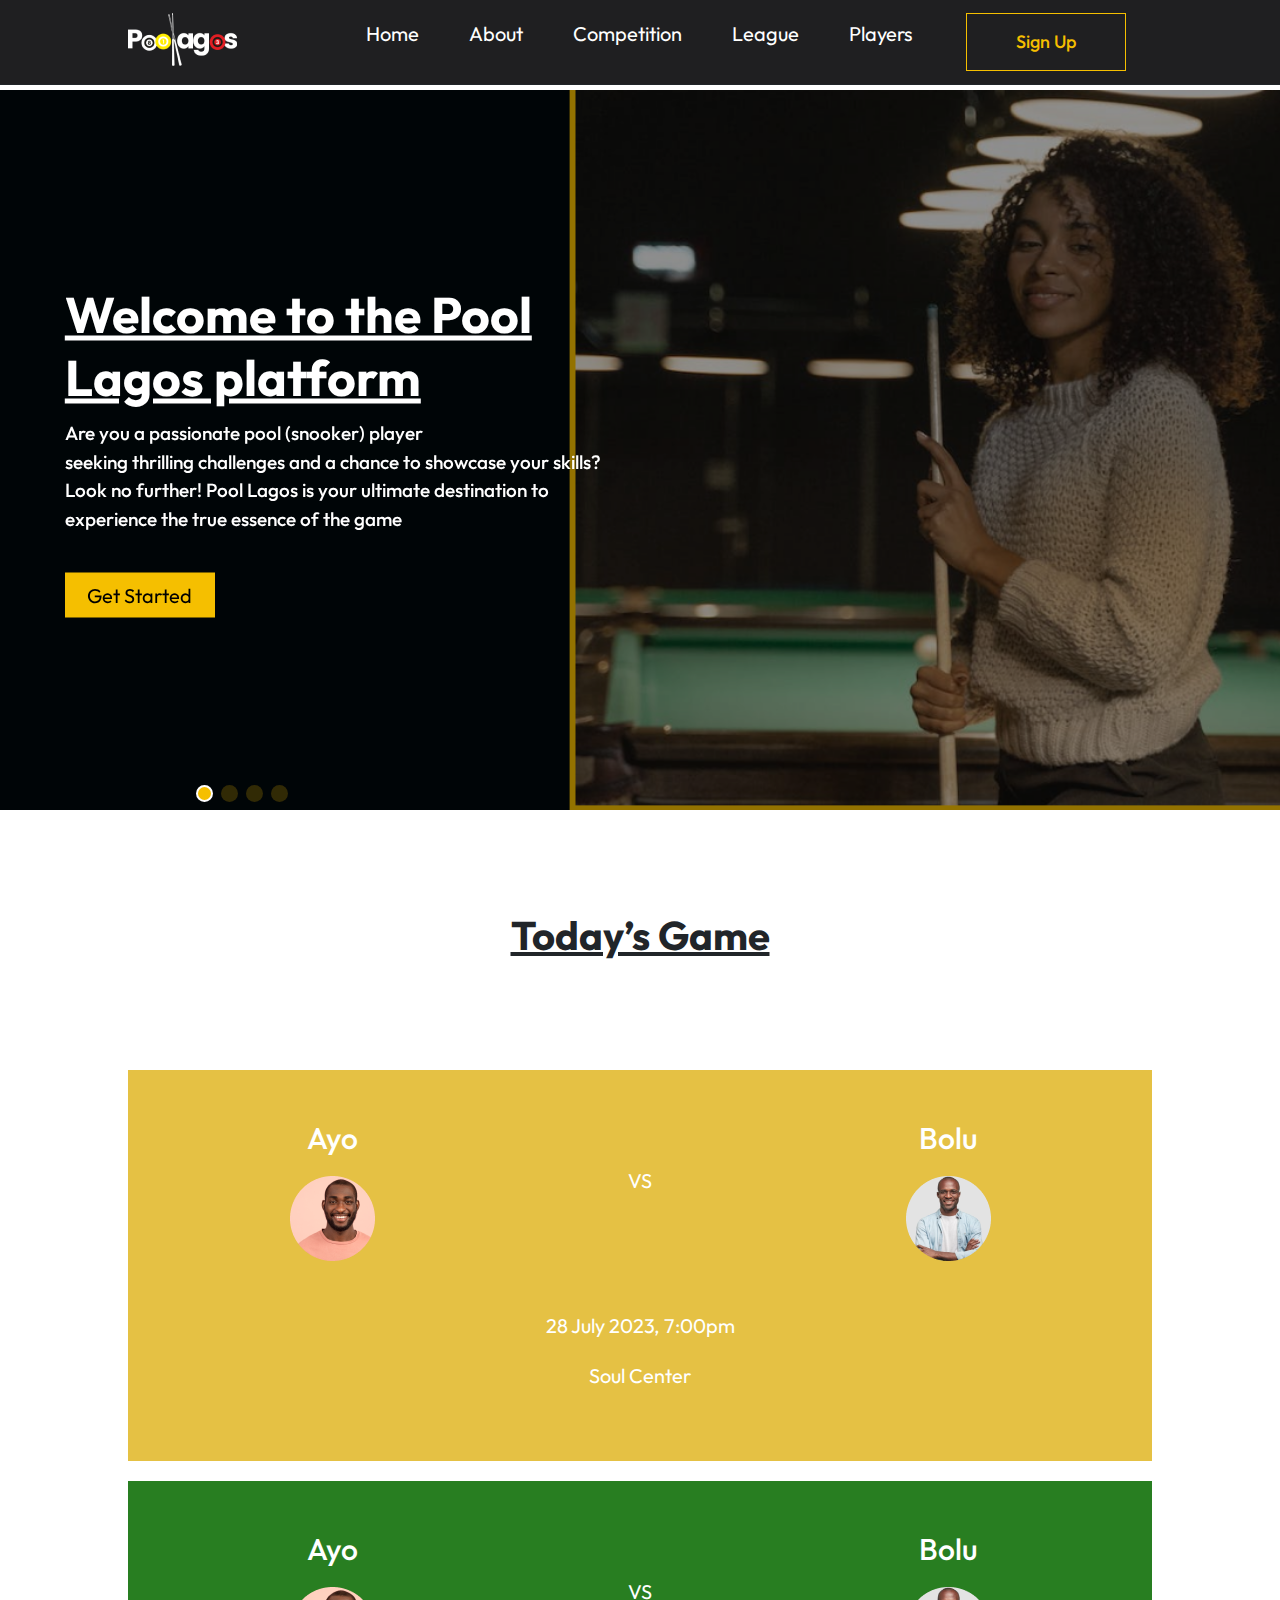
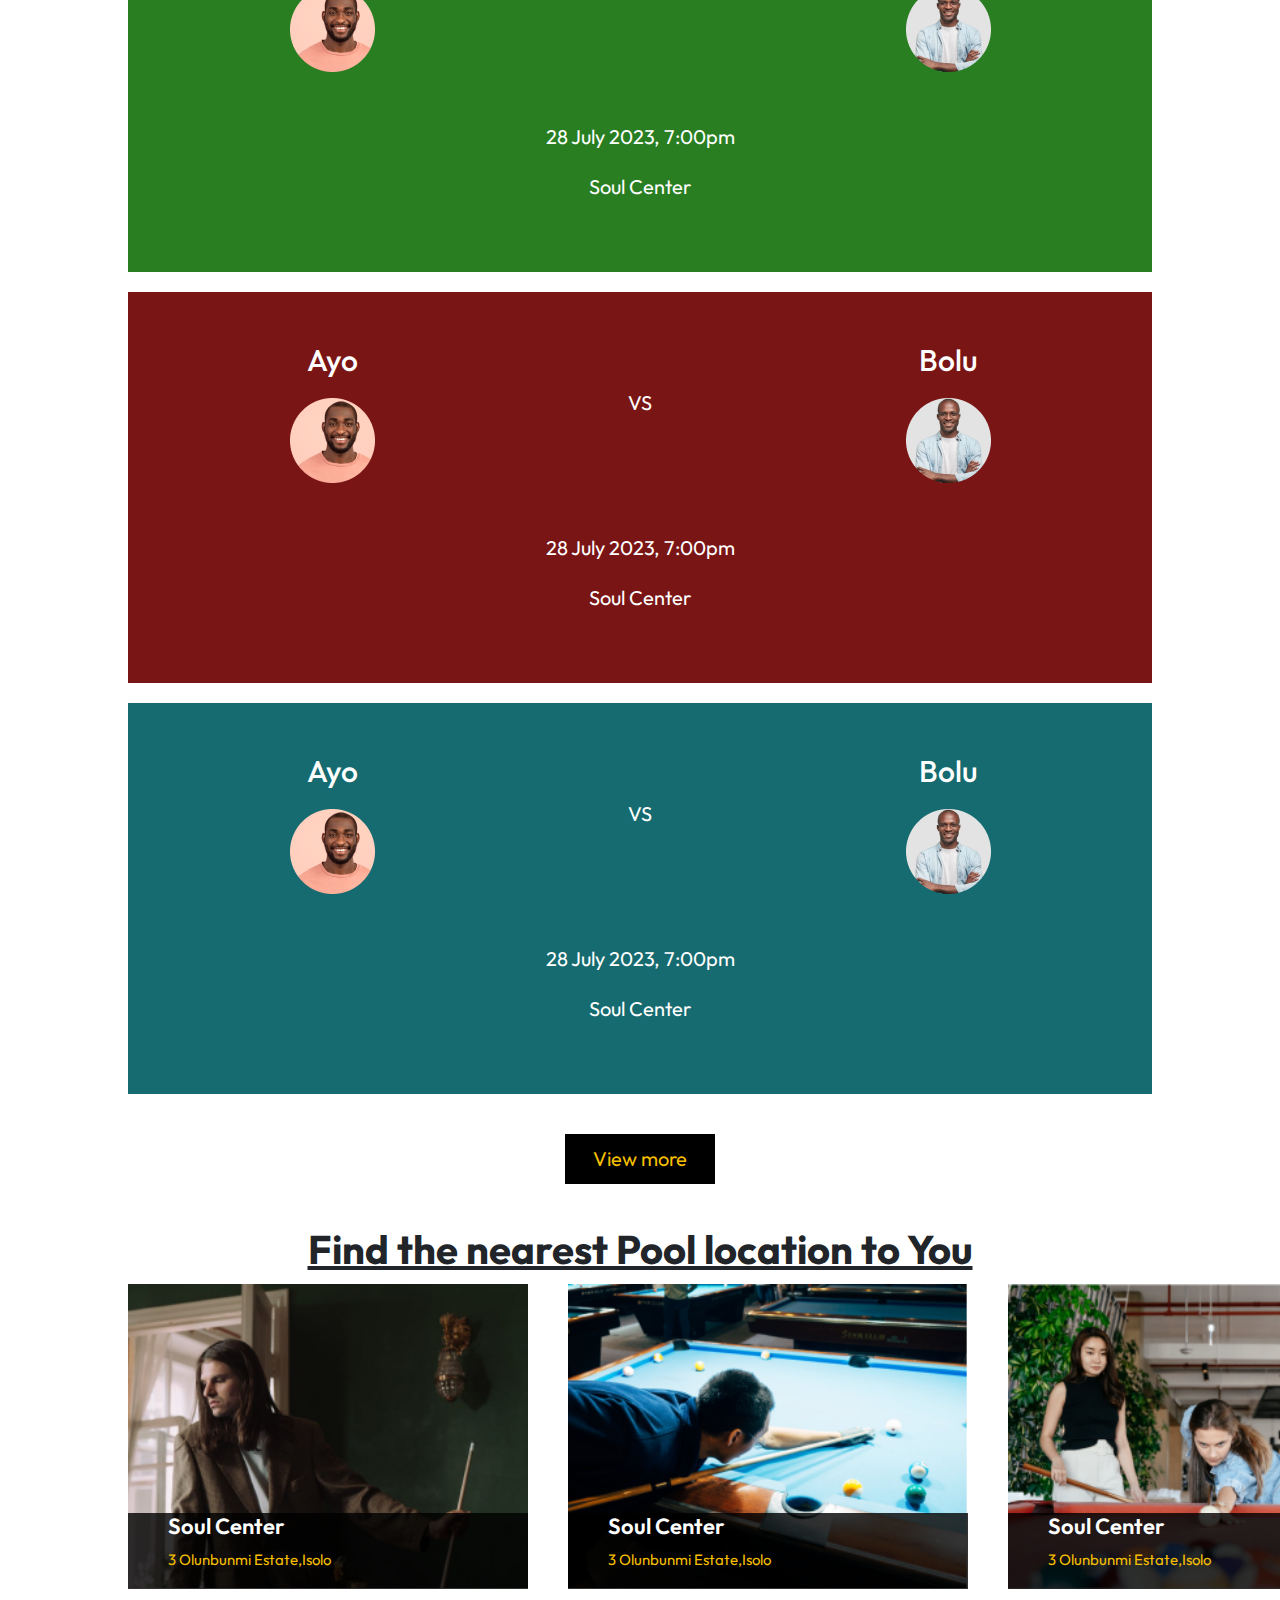
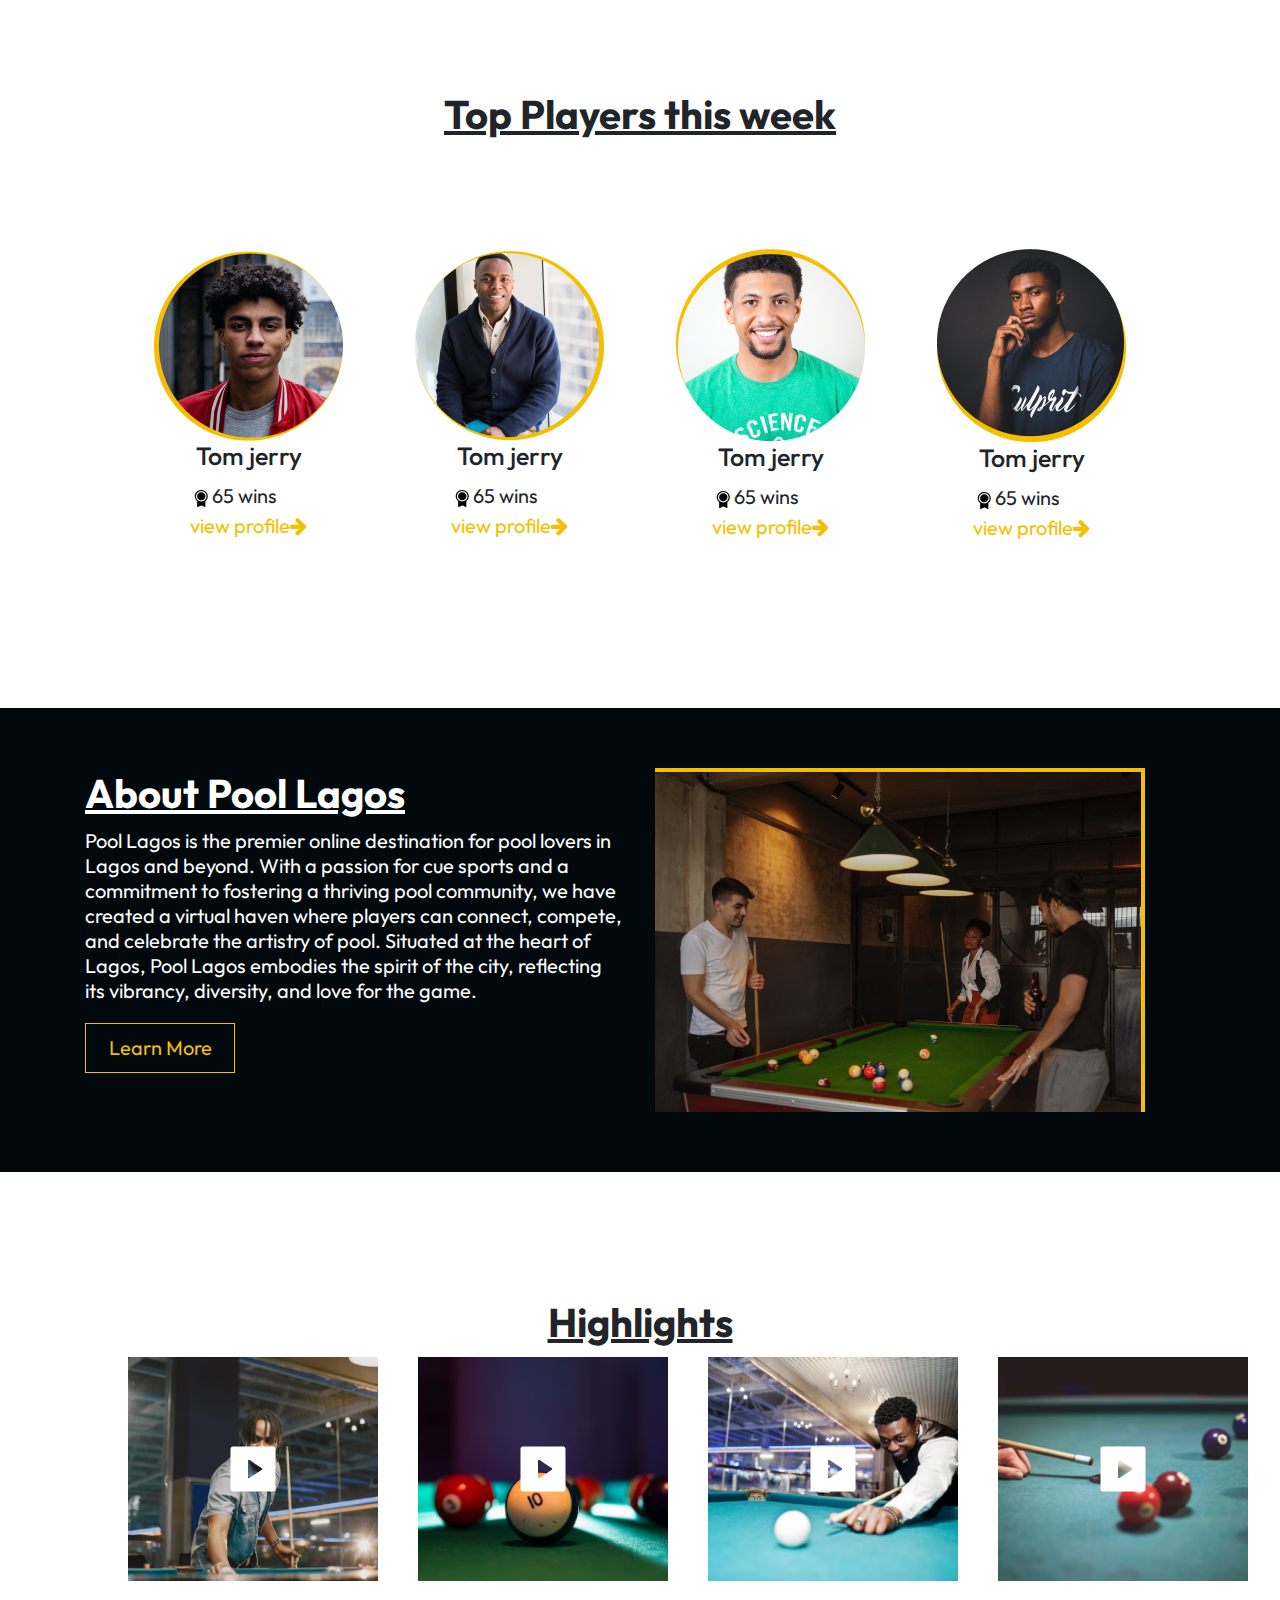
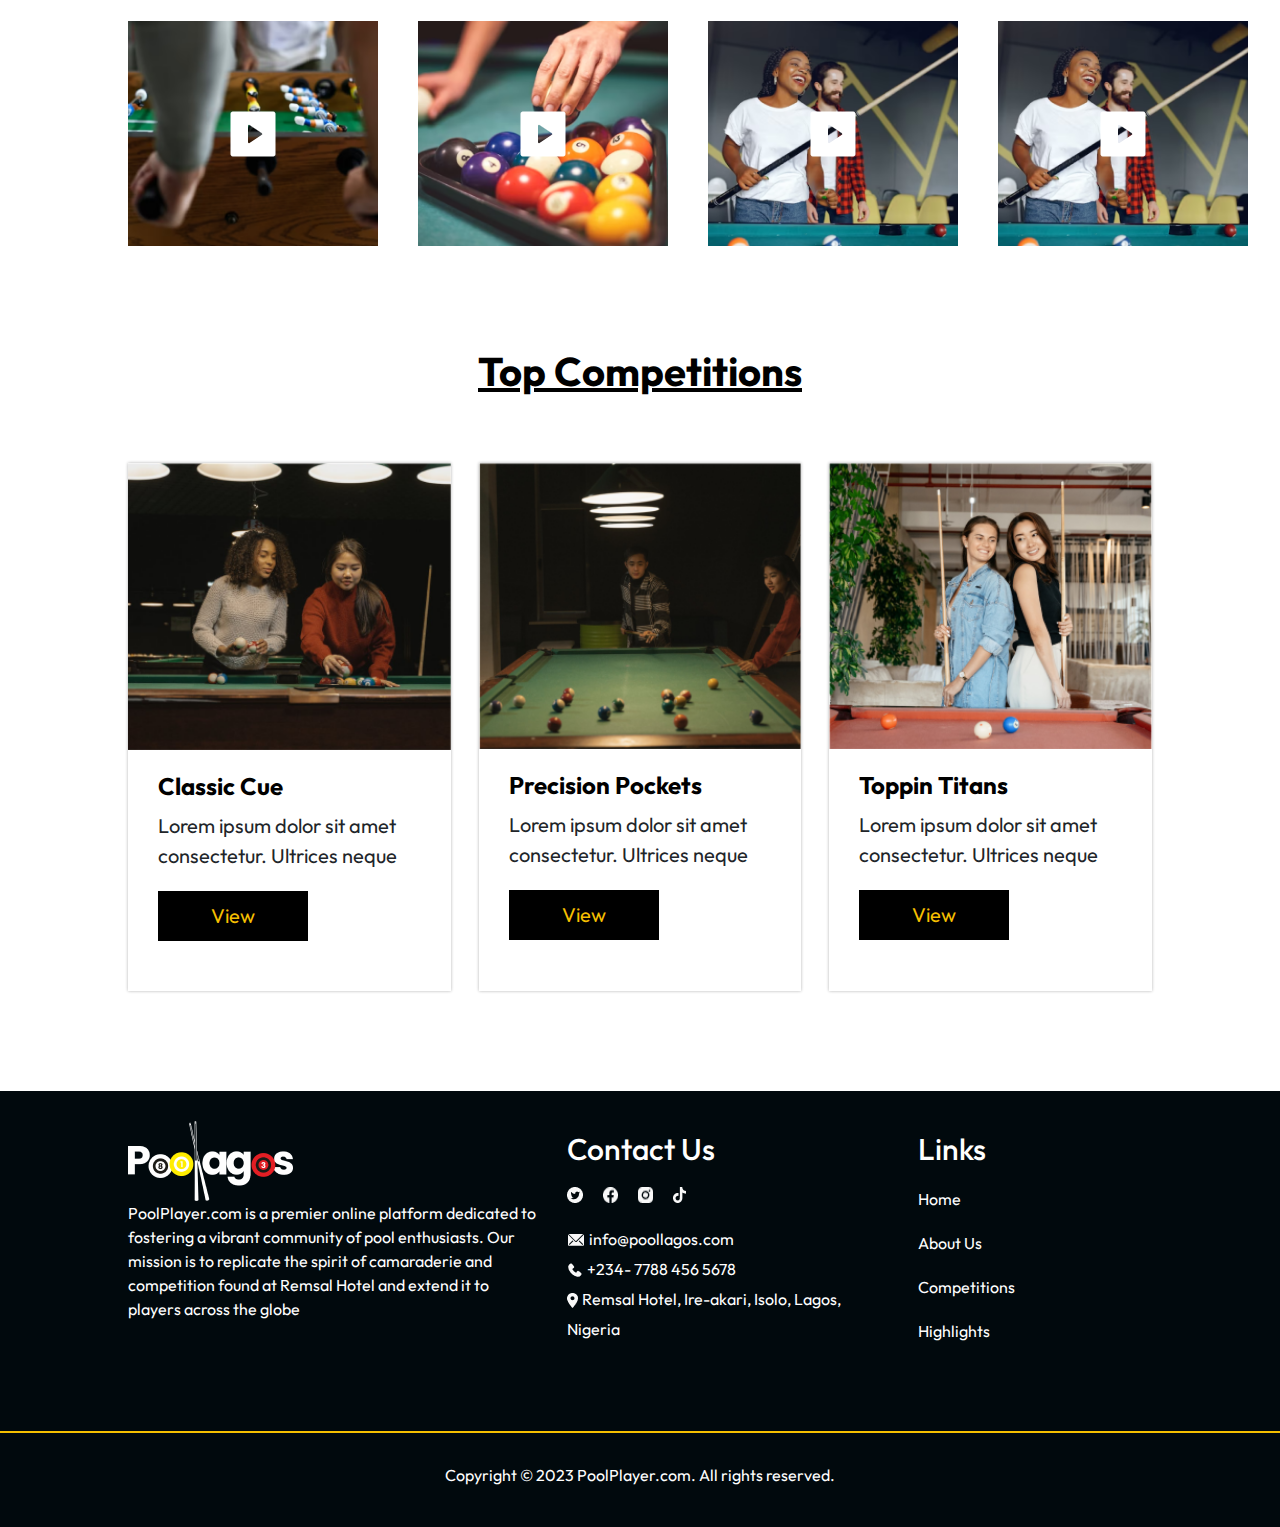
<file: index.html>
<!DOCTYPE html>
<html lang="en">
  <head>
    <meta charset="UTF-8" />
    <meta name="viewport" content="width=device-width, initial-scale=1.0" />
    <title>pool-lagos</title>
    <link rel="stylesheet" href="style.css" />
    <link rel="stylesheet" href="swiper-bundle.min.css">
    <link rel="shortcut icon" href="images/logo-white.png" type="image/x-icon">
    <link
      rel="stylesheet"
      href="https://cdnjs.cloudflare.com/ajax/libs/font-awesome/4.7.0/css/font-awesome.min.css"
    />
    <link rel="stylesheet" href="https://cdn.jsdelivr.net/npm/bootstrap@5.2.3/dist/css/bootstrap.min.css">
  </head>
  <body>
    <!-- <?php include("inc/nav.php")?> -->
    <header class="my-container">
      <div class="logo">
        <a href="index.html"><img src="images/logo.png" alt="" /></a>
      </div>
      <nav class="menu">
        <ul class="menu-list">
          <li class="menu-item">
            <a href="index.html" class="menu-link active">Home</a>
          </li>
          <li class="menu-item">
            <a href="about.html" class="menu-link">About </a>
          </li>
          <li class="menu-item">
            <a href="competition.html" class="menu-link">Competition</a>
          </li>
          <li class="menu-item"><a href="league.html" class="menu-link">League</a></li>
          <li class="menu-item">
            <a href="players.html" class="menu-link">Players</a>
          </li>
        </ul>
        <div class="registration">
          <a href="signup.html"><button class="btn1">Sign Up</button></a>
        </div>
        <div class="close">&times;</div>
      </nav>
      <div class="hamburger">
        <span class="bar"></span>
        <span class="bar"></span>
        <span class="bar"></span>
      </div>
    </header>

    <!-- =======================================BANNER STARTS=========================================== -->
    <!-- <div>
      <div class="">
        <div class="banner ">
          <div class="banner-item">
            <div class="">
              <div class="banner-heading">
                <h4>
                  Welcome to the Pool <br />
                  Lagos platform
                </h4>
                <p>
                  Are you a passionate pool (snooker) player seeking thrilling <br>
                  challenges and a chance to showcase your skills? Look no <br> further!
                  Pool Lagos is your ultimate destination to experience <br>
                  the true
                  essence of the game
                </p>
                <button class="btn3">Get Started</button>
              </div>
            </div>
            <div class="banner-img">
              <img src="images/banner.png" alt="" />
            </div>
          </div>
        </div>
      </div>
    </div> -->


    <section class="main swiper mySwiper media1">
      <div class="wrapper swiper-wrapper">
          <div class="slide swiper-slide">
              <img src="images/slide1.png" alt="" class="image">
                <div class="image-data">
                    <h2>Welcome to the Pool <br>   
                      Lagos platform</h2>
                      <p>Are you a passionate pool (snooker) player <br> seeking thrilling
                        challenges and a chance to showcase your skills?<br> Look no further!
                        Pool Lagos is your ultimate destination to <br>experience the true
                        essence of the game</p>
                    <button class="btn3">Get Started</button>
                </div>
          </div>

          <div class="slide swiper-slide">
              <img src="images/slide2.png" alt="" class="image">
              <div class="image-data">
                <h2>Sign Up and Dive In</h2>
                  <p>Register with PoolPlay using your email or social media <br> accounts. and complete your profile and set your preferred <br> playing environment</p>
                  <button class="btn3 button-get">Get Started</button>
              </div>
          </div>

          <div class="slide swiper-slide">
              <img src="images/slide3.png" alt="" class="image">
              <div class="image-data">
                <h2>Select Your League</h2>
                  <p>Browse available leagues within your closest location. <br> and choose the league that suits your skill level and <br> ambition.</p>
                  <button class="btn3">Get Started</button>
              </div>
          </div>

          <div class="slide swiper-slide">
            <img src="images/slide3.png" alt="" class="image">
            <div class="image-data">
              <h2>Bet and Cash Out</h2>
                <p>Browse available leagues within your closest location. <br> and choose the league that suits your skill level and <br> ambition.</p>
                <button class="btn3">Get Started</button>
            </div>
        </div>
      </div>

      <!-- <div class="swiper-button-next"></div>
  <div class="swiper-button-prev"></div> -->
        <div class="my-container">
          <div class="swiper-pagination"></div>
        </div>
  </section>

  <section class="main swiper mySwiper media-home">
    <div class="wrapper swiper-wrapper">
        <div class="slide swiper-slide">
            <img src="images/home1.png" alt="" class="image2">
              <div class="image-data2">
                  <h2>Welcome to the Pool <br>   
                    Lagos platform</h2>
                    <p>Are you a passionate pool (snooker) player seeking thrilling
                      challenges and a chance to showcase your skills? Look no further!
                      Pool Lagos is your ultimate destination to experience the true
                      essence of the game</p>
                  <button class="btn3">Get Started</button>
              </div>
        </div>

        <div class="slide swiper-slide">
            <img src="images/home.png" alt="" class="image2">
            <div class="image-data2">
              <h2>Sign Up and Dive In</h2>
                <p>Register with PoolPlay using your email or social media accounts. and complete your profile and set your preferred  playing environment</p>
                <button class="btn3 button-get">Get Started</button>
            </div>
        </div>

        <div class="slide swiper-slide">
            <img src="images/home4.png" alt="" class="image2">
            <div class="image-data2">
              <h2>Select Your League</h2>
                <p>Browse available leagues within your closest location. and choose the league that suits your skill level and  ambition.</p>
                <button class="btn3">Get Started</button>
            </div>
        </div>

        <div class="slide swiper-slide">
          <img src="images/home2.png" alt="" class="image2">
          <div class="image-data2">
            <h2>Bet and Cash Out</h2>
              <p>Browse available leagues within your closest location.  and choose the league that suits your skill level and ambition.</p>
              <button class="btn3">Get Started</button>
          </div>
      </div>
    </div>

    <!-- <div class="swiper-button-next"></div>
<div class="swiper-button-prev"></div> -->
      <div class="my-container">
        <div class="swiper-pagination"></div>
      </div>
</section>
    <!-- =======================================BANNER ENDS===========================================

    <!- =======================================GAMES STARTS=========================================== -->
    <div class="today">
      <div class="today-heading">
        <h4>Today’s Game</h4>
      </div>
    </div>

    <div class="todays-game my-container">
      <div class="today-grid">
        <div class="first-grid">
          <div class="player1">
            <h4>Ayo</h4>
            <img src="images/g1.png" alt="" />
          </div>
          <div class="versus"><p>VS</p></div>
          <div class="player2">
            <h4>Bolu</h4>
            <img src="images/g2.png" alt="" />
          </div>
        </div>
        <div class="center1">
          <p>28 July 2023, 7:00pm</p>
          <p>Soul Center</p>
        </div>
      </div>

      <div class="today-grid">
        <div class="first-grid">
          <div class="player1">
            <h4>Ayo</h4>
            <img src="images/g1.png" alt="" />
          </div>
          <div class="versus"><p>VS</p></div>
          <div class="player2">
            <h4>Bolu</h4>
            <img src="images/g2.png" alt="" />
          </div>
        </div>
        <div class="center1">
          <p>28 July 2023, 7:00pm</p>
          <p>Soul Center</p>
        </div>
      </div>

      <div class="today-grid">
        <div class="first-grid">
          <div class="player1">
            <h4>Ayo</h4>
            <img src="images/g1.png" alt="" />
          </div>
          <div class="versus"><p>VS</p></div>
          <div class="player2">
            <h4>Bolu</h4>
            <img src="images/g2.png" alt="" />
          </div>
        </div>
        <div class="center1">
          <p>28 July 2023, 7:00pm</p>
          <p>Soul Center</p>
        </div>
      </div>

      <div class="today-grid">
        <div class="first-grid">
          <div class="player1">
            <h4>Ayo</h4>
            <img src="images/g1.png" alt="" />
          </div>
          <div class="versus"><p>VS</p></div>
          <div class="player2">
            <h4>Bolu</h4>
            <img src="images/g2.png" alt="" />
          </div>
        </div>
        <div class="center1">
          <p>28 July 2023, 7:00pm</p>
          <p>Soul Center</p>
        </div>
      </div>
    </div>
    <div class="view">
      <button class="btn4">View more</button>
    </div>
    <!-- =======================================GAMES ENDS=========================================== -->

    <!-- =======================================POOL LOCATION STARTS=========================================== -->

    <div class="my-container">
      <div class="near">
        <h4>Find the nearest Pool location to You</h4>
      </div>
    </div>

    <div class="location">
      <div class="display-all">
        <img src="images/p1.png" alt="">
        <div class="disp-location">
          <h4>Soul Center</h4>
          <p>3 Olunbunmi Estate,Isolo</p>
          <p class="location-para">Ire-akari, Isolo, Lagos, Nigeria</p>
        </div>
      </div>
      <div class="display-all">
        <img src="images/p2.png" alt="">
        <div class="disp-location">
          <h4>Soul Center</h4>
          <p>3 Olunbunmi Estate,Isolo</p>
          <p class="location-para">Ire-akari, Isolo, Lagos, Nigeria</p>
        </div>
      </div>
      <div class="display-all">
        <img src="images/p9.png" alt="">
        <div class="disp-location">
          <h4>Soul Center</h4>
          <p>3 Olunbunmi Estate,Isolo</p>
          <p class="location-para">Ire-akari, Isolo, Lagos, Nigeria</p>
        </div>
      </div>
      <div class="display-all">
        <img src="images/p8.png" alt="">
        <div class="disp-location">
          <h4>Soul Center</h4>
          <p>3 Olunbunmi Estate,Isolo</p>
          <p class="location-para">Ire-akari, Isolo, Lagos, Nigeria</p>
        </div>
      </div>
      <div class="display-all">
        <img src="images/p5.png" alt="">
        <div class="disp-location">
          <h4>Soul Center</h4>
          <p>3 Olunbunmi Estate,Isolo</p>
          <p class="location-para">Ire-akari, Isolo, Lagos, Nigeria</p>
        </div>
      </div>
    </div>
    <!-- =======================================POOL LOCATION ENDS=========================================== -->

    <!-- =======================================PLAYERS STARTS=========================================== -->
    <div class="my-container players">
      <div class="player">
        <h4>Top Players this week</h4>
      </div>
    </div>

    <div class="my-container players-grid">
      <div class="player1-grid">
        <img src="images/t2.png" alt="" />
        <h5>Tom jerry</h5>
        <img
          src="images/Vector.png"
          class="img"
          style="margin-left: 40px"
          alt=""
        />
        <span>65 wins</span>
        <a href="details.html">view profile <i class="fa fa-arrow-right"></i></a>
      </div>

      <div class="player1-grid">
        <img src="images/t1.png" alt="" />
        <h5>Tom jerry</h5>
        <img
          src="images/Vector.png"
          class="img"
          style="margin-left: 40px"
          alt=""
        />
        <span>65 wins</span>
        <a href="details.html">view profile <i class="fa fa-arrow-right"></i></a>
      </div>

      <div class="player1-grid">
        <img src="images/t3.png" alt="" />
        <h5>Tom jerry</h5>
        <img
          src="images/Vector.png"
          class="img"
          style="margin-left: 40px"
          alt=""
        />
        <span>65 wins</span>
        <a href="details.html">view profile <i class="fa fa-arrow-right"></i></a>
      </div>

      <div class="player1-grid">
        <img src="images/t4.png" alt="" />
        <h5>Tom jerry</h5>
        <img
          src="images/Vector.png"
          style="margin-left: 40px"
          class="img"
          alt=""
        />
        <span>65 wins</span>
        <a href="details.html">view profile <i class="fa fa-arrow-right"></i></a>
      </div>
    </div>

    <!-- =======================================PLAYERS ENDS=========================================== -->



     <!-- =======================================About starts=========================================== -->
    <div class="about">
      <div class="container about-space">
        <div class="row">
          <div class="col-md-6">
            <h4>About Pool Lagos</h4>
            <p>Pool Lagos is the premier online destination for pool lovers in Lagos and beyond. With a passion for cue sports and a commitment to fostering a thriving pool community, we have created a virtual haven where players can connect, compete, and celebrate the artistry of pool. Situated at the heart of Lagos, Pool Lagos embodies the spirit of the city, reflecting its vibrancy, diversity, and love for the game.</p>
            <button class="learn-btn">Learn More</button>
          </div>

          <div class="col-md-6">
            <img src="images/ab1.png" class="img-fluid" alt="">
          </div>
        </div>
      </div>
    </div>

     <!-- =======================================ABOUT ENDS=========================================== -->



      <!-- =======================================HIGHLIGHTS STARTS=========================================== -->

     <div class="container">
        <div class="highlights">
          <h4>Highlights</h4>
        </div>
     </div>


     <div class="my-container highlights-grid">
        <div class="img-grid">
          <img src="images/h1.png" alt="">
          <div><img src="images/video.png"class="img-scale" alt=""></div>
          <div class="high-para">
            <p>He thought he had it</p>
          </div>
        </div>

        <div class="img-grid">
          <img src="images/h2.png" alt="">
          <div><img src="images/video.png"class="img-scale" alt=""></div>
          <div class="high-para">
            <p>Watch some 
              BALLS!!!</p>
          </div>
        </div>

        <div class="img-grid">
          <img src="images/h3.png" alt="">
          <div><img src="images/video.png" class="img-scale" alt=""></div>
          <div class="high-para">
            <p>Just look at him
              GO!</p>
          </div>
        </div>

        <div class="img-grid">
          <img src="images/h4.png" alt="">
          <div><img src="images/video.png" class="img-scale" alt=""></div>
          <div class="high-para">
            <p>What an 
              Amazing shot!</p>
          </div>
        </div>

        <div class="img-grid">
          <img src="images/h5.png" alt="">
          <div><img src="images/video.png" class="img-scale" alt=""></div>
          <div class="high-para">
            <p>You Wouldn’t 
              believe it!</p>
          </div>
        </div>

        <div class="img-grid">
          <img src="images/h6.png" alt="">
          <div><img src="images/video.png" class="img-scale" alt=""></div>
          <div class="high-para">
            <p>Amazing Trick
              Shots!!!</p>
          </div>
        </div>

        <div class="img-grid">
          <img src="images/h7.png" alt="">
          <div><img src="images/video.png" class="img-scale" alt=""></div>
          <div class="high-para">
            <p>Miraculous play
              by Bayo</p>
          </div>
        </div>

        <div class="img-grid">
          <img src="images/h7.png" alt="">
          <div><img src="images/video.png" class="img-scale" alt=""></div>
          <div class="high-para">
            <p>Funny matches.
              You’ll be Amazed.</p>
          </div>
        </div>
     </div>

     <!-- =======================================HIGHLIGHTS ENDS=========================================== -->
     
     <!-- =======================================COMPETITION BEGINS=========================================== -->

      <div class="my-container comp-grid">
        <div class="comp-header"><h1>Top Competitions</p></div>
        <div class="comp-items">
          <div class="comp-item">
            <div class="comp-img">
              <img src="images/comp1.png" alt="">
            </div>
            <div class="comp-details">
              <h4>Classic Cue</h4>
              <p>Lorem ipsum dolor sit amet consectetur. Ultrices neque </p>
              <button class="btn4 mb-4">View</button>
            </div>
          </div>
          <div class="comp-item">
            <div class="comp-img">
              <img src="images/comp2.png" alt="">
            </div>
            <div class="comp-details">
              <h4>Precision Pockets</h4>
              <p>Lorem ipsum dolor sit amet consectetur. Ultrices neque </p>
              <button class="btn4 mb-4">View</button>
            </div>
          </div>
          <div class="comp-item">
            <div class="comp-img">
              <img src="images/comp3.png" alt="">
            </div>
            <div class="comp-details">
              <h4>Toppin Titans</h4>
              <p>Lorem ipsum dolor sit amet consectetur. Ultrices neque </p>
              <button class="btn4 mb-4">View</button>
            </div>
          </div>
        </div>
      </div>
     <!-- =======================================COMPETITION ENDS=========================================== -->

     <footer class="footer">
      <div class="my-container">
        <div class="row">
          <div class="col-md-5 footer-detail">
            <img src="images/logo-white.png" alt="">
            <p>PoolPlayer.com is a premier online platform dedicated to fostering a vibrant community of pool enthusiasts.  Our mission is to replicate the spirit of camaraderie and competition found at Remsal Hotel and extend it to players across the globe</p>
          </div>

          <div class="col-md-4">
            <h4>Contact Us</h4>
            <div class="footer-icon">
              <img src="images/twitter.png" alt="">
              <img src="images/facebook.png" alt="">
              <img src="images/insta.png" alt="">
              <img src="images/tiktok.png" alt="">
            </div>
            <img src="images/email.png" alt=""> <span> info@poollagos.com</span> <br>
            <img src="images/phone.png" alt=""> <span> +234- 7788 456 5678 </span><br>
            <img src="images/map.png" alt="">   <span>  Remsal Hotel, Ire-akari, Isolo, Lagos, Nigeria</span>
          </div>

          <div class="col-md-3">
            <h4>Links</h4>
            <div class="footer-link">
              <a href="">Home</a>
              <a href="">About Us</a>
               <a href="">Competitions</a>
              <a href="">Highlights</a>

            </div>
          </div>
        </div>
      </div>
      <div class="my-border"></div>

      <div class=" text-center pb-3 mt-4 copyright text-white">
        <p>Copyright © 2023 PoolPlayer.com. All rights reserved.</p>
      </div>
     </footer>

    <script src="script.js"></script>

    <script src="swiper-bundle.min.js"></script>
    <script>
        var swiper = new Swiper(".mySwiper", {
          loop: true,                         // loop
        autoplay: {                         // auto play
            delay: 3000,
        },
          rewind: true,
          effect: "fade",
          navigation: {
            nextEl: ".swiper -button-next",
            prevEl: ".swiper-button-prev",
          },
          pagination: {
            el: ".swiper-pagination",
            clickable: true,
          },
        });
      </script>

    <script src="https://cdn.jsdelivr.net/npm/bootstrap@5.2.3/dist/js/bootstrap.min.js"></script>
  </body>
</html>
</file>
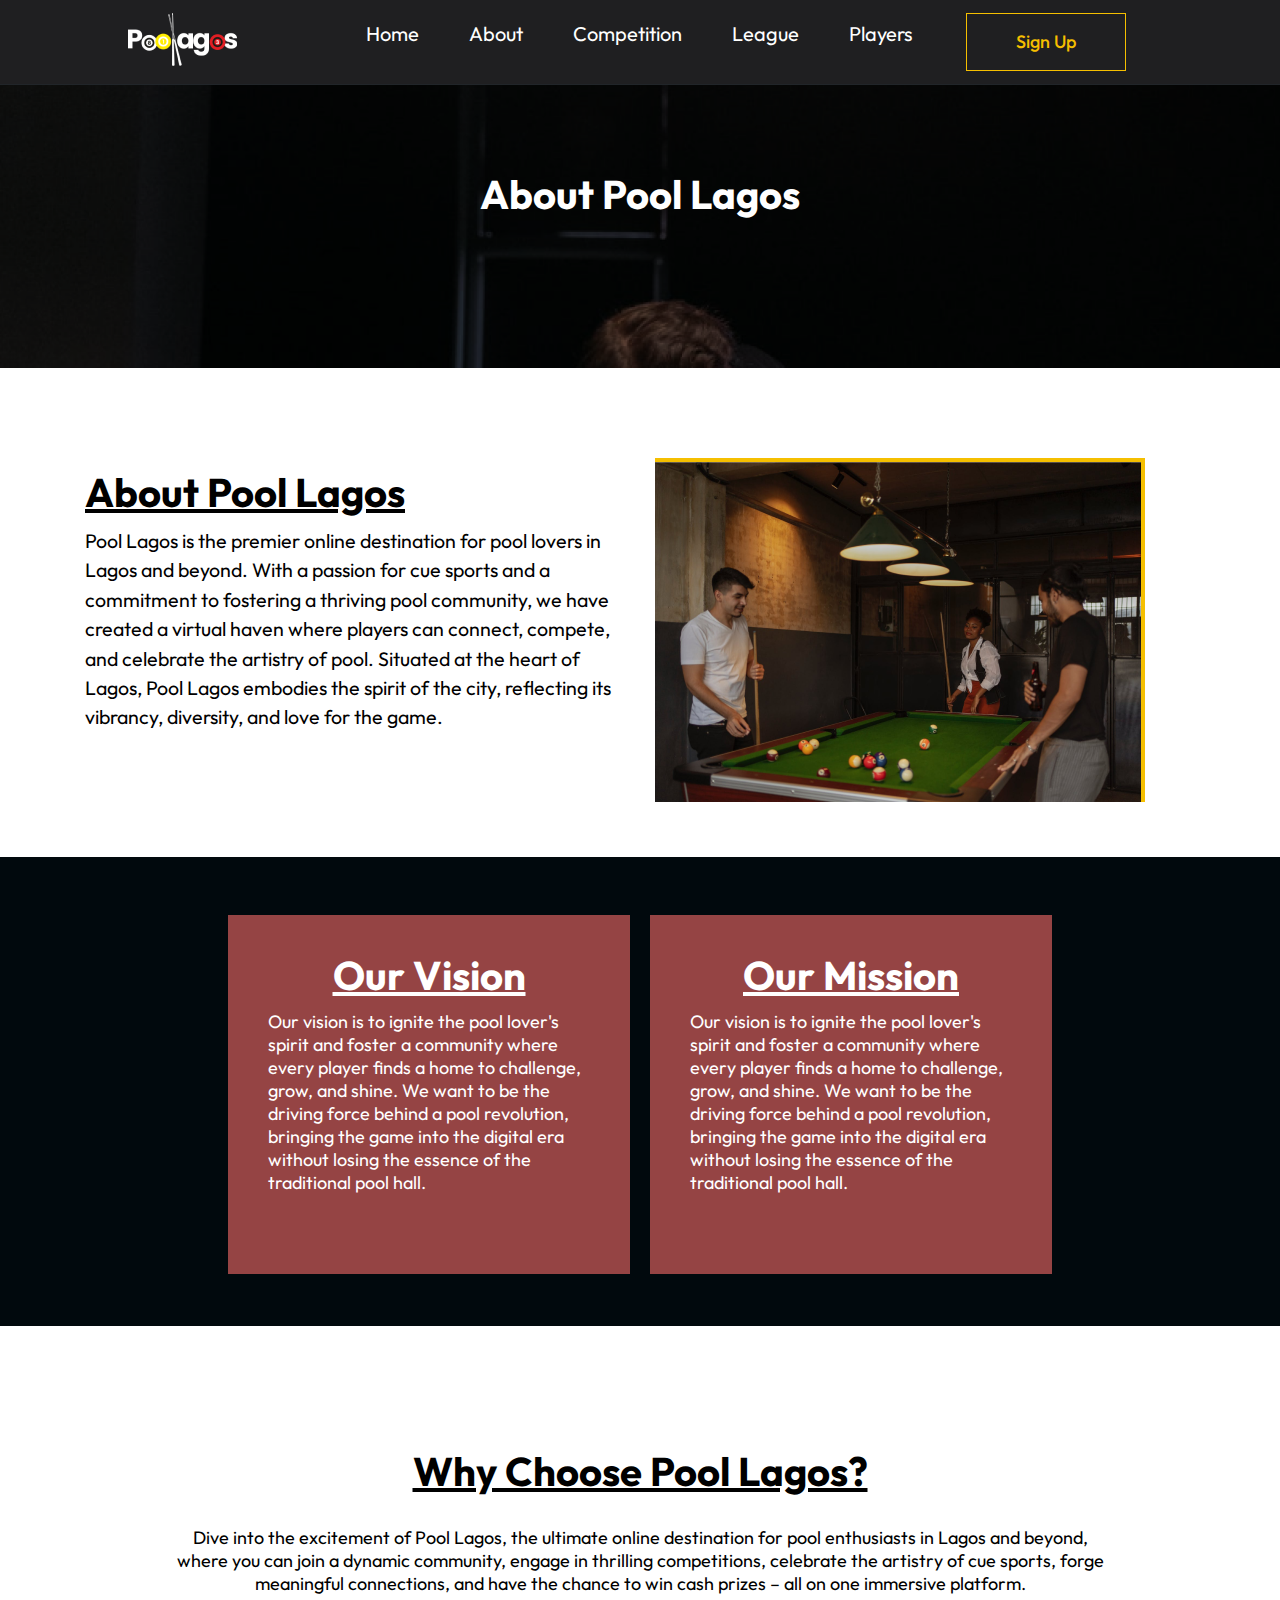
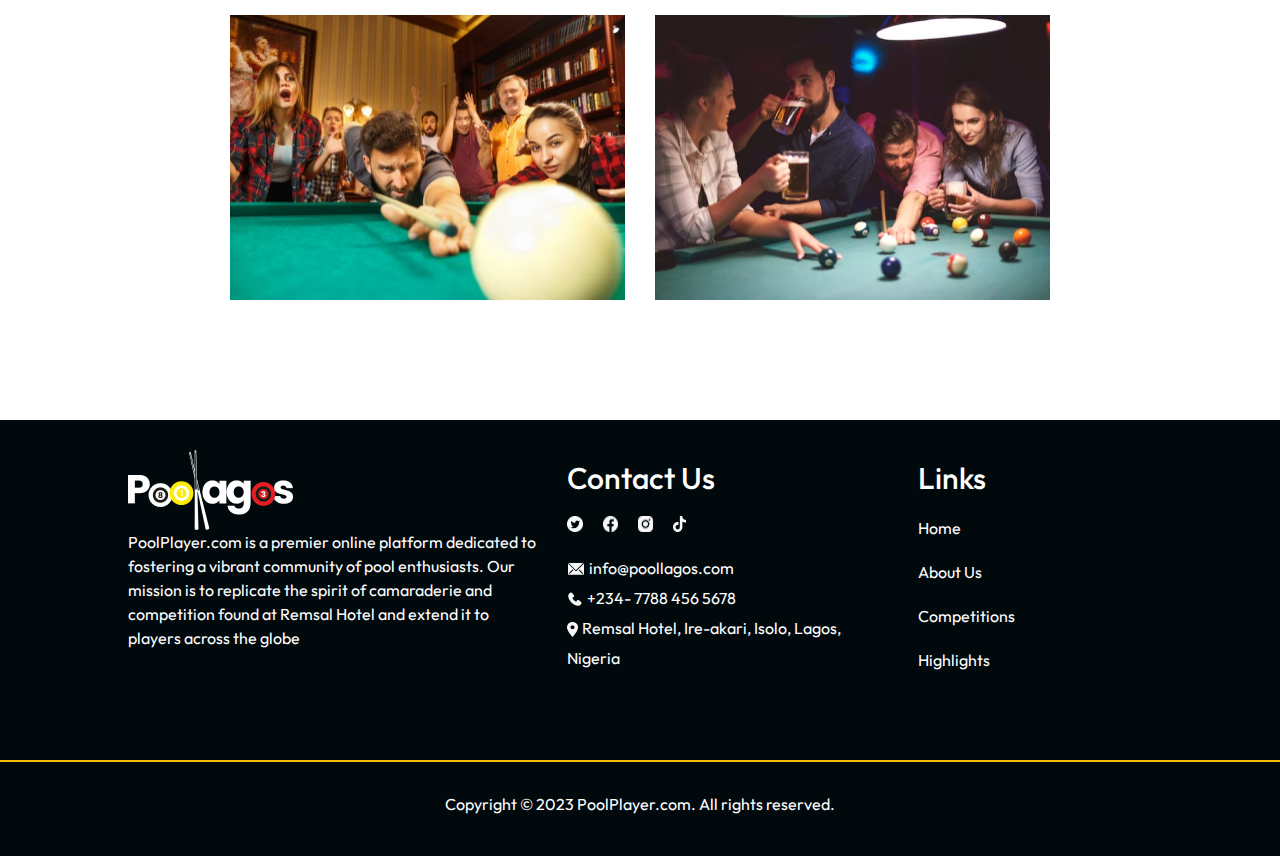
<file: about.html>
<!DOCTYPE html>
<html lang="en">
<head>
    <meta charset="UTF-8">
    <meta name="viewport" content="width=device-width, initial-scale=1.0">
    <title>pool-lagos</title>
    <link rel="stylesheet" href="style.css" />

    <link
      rel="stylesheet"
      href="https://cdnjs.cloudflare.com/ajax/libs/font-awesome/4.7.0/css/font-awesome.min.css"
    />
    <link rel="stylesheet" href="https://cdn.jsdelivr.net/npm/bootstrap@5.2.3/dist/css/bootstrap.min.css">
  </head>
</head>
<body>
  <header class="my-container">
    <div class="logo">
      <a href="index.html"><img src="images/logo.png" alt="" /></a>
    </div>
    <nav class="menu">
      <ul class="menu-list">
        <li class="menu-item">
          <a href="index.html" class="menu-link active">Home</a>
        </li>
        <li class="menu-item">
          <a href="about.html" class="menu-link">About </a>
        </li>
        <li class="menu-item">
          <a href="competition.html" class="menu-link">Competition</a>
        </li>
        <li class="menu-item"><a href="league.html" class="menu-link">League</a></li>
        <li class="menu-item">
          <a href="players.html" class="menu-link">Players</a>
        </li>
      </ul>
      <div class="registration">
        <a href="signup.html"><button class="btn1">Sign Up</button></a>
      </div>
      <div class="close">&times;</div>
    </nav>
    <div class="hamburger">
      <span class="bar"></span>
      <span class="bar"></span>
      <span class="bar"></span>
    </div>
  </header>
      <!-- <div class="container-fluid"> -->
          <div class="about-banner">
            <div class="about-content">
                <div class="about-heading">
                    <h3>About Pool Lagos</h3>
                </div>
            </div>
          </div>

      <!-- </div> -->


      <!-- ==========================about section=================================== -->

      <div class="container">
        <div class="about-section">
          <div class="row">
            <div class="col-md-6">
              <h4>About Pool Lagos</h4>
              <p>Pool Lagos is the premier online destination for pool lovers in Lagos and beyond. With a passion for cue sports and a commitment to fostering a thriving pool community, we have created a virtual haven where players can connect, compete, and celebrate the artistry of pool. Situated at the heart of Lagos, Pool Lagos embodies the spirit of the city, reflecting its vibrancy, diversity, and love for the game.</p>
              <!-- <button class="learn-btn">Learn More</button> -->
            </div>
  
            <div class="col-md-6">
              <img src="images/ab1.png" class="img-fluid" alt="">
            </div>
          </div>

        </div>
      </div>

<!-- ===================================end of about section====================== -->


<!-- ==========================value section ==================================== -->
      <section>
        <div class="core-values">
          <div class="my-container">
          <div class="core">
            <div class="vision">
              <h4>Our Vision</h4>
              <p>Our vision is to ignite the pool lover's spirit and foster a community where every player finds a home to challenge, grow, and shine. We want to be the driving force behind a pool revolution, bringing the game into the digital era without losing the essence of the traditional pool hall.</p>
            </div>
            <div class="mission">
              <h4>Our Mission</h4>
              <p>Our vision is to ignite the pool lover's spirit and foster a community where every player finds a home to challenge, grow, and shine. We want to be the driving force behind a pool revolution, bringing the game into the digital era without losing the essence of the traditional pool hall.</p>
            </div>
          </div>
        </div>
        </div>
      </section>
<!-- ==============================end of value section================================= -->

      <section>
        <div class="choose">
          <div class="my-container">
            <div class="choose-heading">
              <h3>Why Choose Pool Lagos?</h3>
            </div>
            <div class="choose-details">
              <p>Dive into the excitement of Pool Lagos, the ultimate online destination for pool enthusiasts in Lagos and beyond,<br> where you can join a dynamic community, engage in thrilling competitions, celebrate the artistry of cue sports, forge <br>   meaningful connections, and have the chance to win cash prizes – all on one immersive platform.</p>
            </div>
            <div class="choose-img">
              <div class="my-container">
                <div class="row">
                    <div class="col-md-6">
                      <img src="images/choose1.png" class="img-fluid mb-4" alt="">
                    </div>

                    <div class="col-md-6">
                      <img src="images/choose2.png" class="img-fluid" alt="">
                    </div>
                </div>
              </div>
            </div>
          </div>
        </div>
      </section>


      <footer class="footer">
        <div class="my-container">
          <div class="row">
            <div class="col-md-5 footer-detail">
              <img src="images/logo-white.png" alt="">
              <p>PoolPlayer.com is a premier online platform dedicated to fostering a vibrant community of pool enthusiasts.  Our mission is to replicate the spirit of camaraderie and competition found at Remsal Hotel and extend it to players across the globe</p>
            </div>
  
            <div class="col-md-4">
              <h4>Contact Us</h4>
              <div class="footer-icon">
                <img src="images/twitter.png" alt="">
                <img src="images/facebook.png" alt="">
                <img src="images/insta.png" alt="">
                <img src="images/tiktok.png" alt="">
              </div>
              <img src="images/email.png" alt=""> <span> info@poollagos.com</span> <br>
              <img src="images/phone.png" alt=""> <span> +234- 7788 456 5678 </span><br>
              <img src="images/map.png" alt="">   <span>  Remsal Hotel, Ire-akari, Isolo, Lagos, Nigeria</span>
            </div>
  
            <div class="col-md-3">
              <h4>Links</h4>
              <div class="footer-link">
                <a href="">Home</a>
                <a href="">About Us</a>
                 <a href="">Competitions</a>
                <a href="">Highlights</a>
  
              </div>
            </div>
          </div>
        </div>
        <div class="my-border"></div>
  
        <div class=" text-center pb-3 mt-4 copyright text-white">
          <p>Copyright © 2023 PoolPlayer.com. All rights reserved.</p>
        </div>
       </footer>

      <script src="script.js"></script>
</body>
</html>
</file>
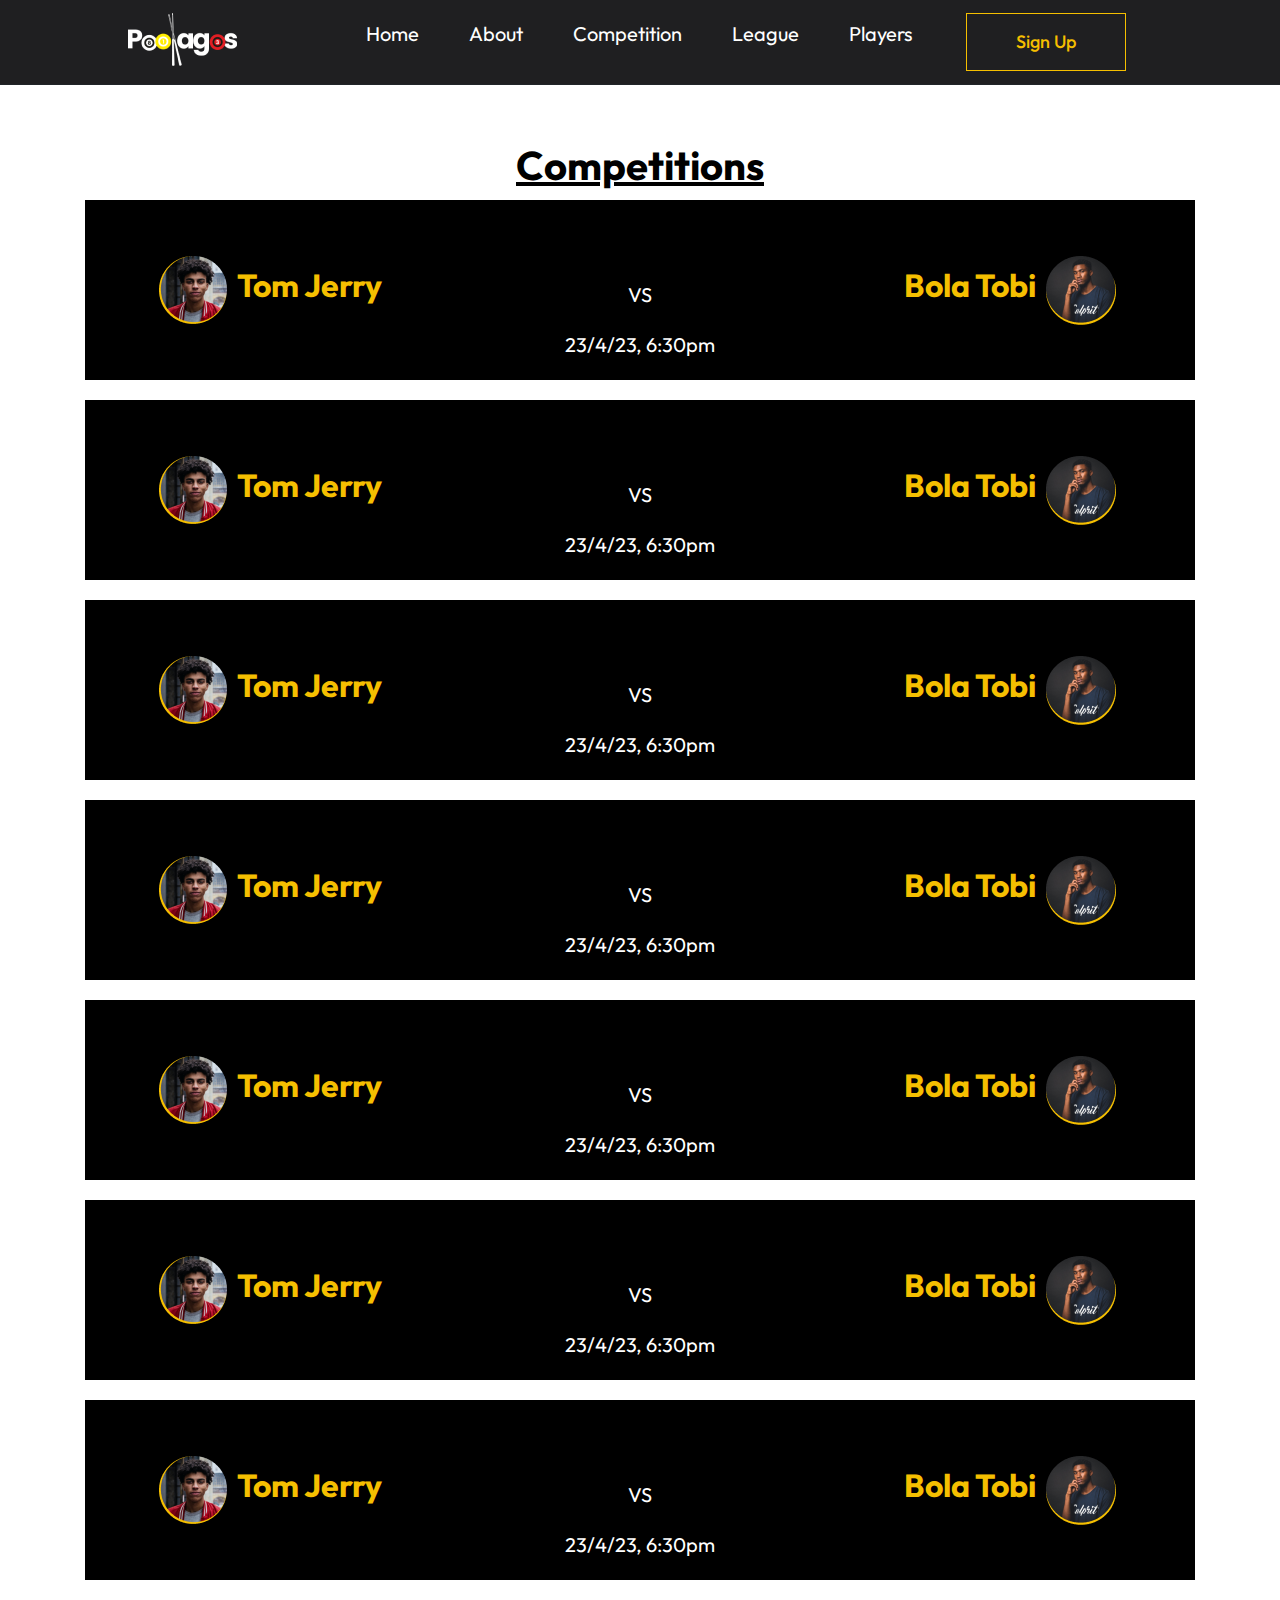
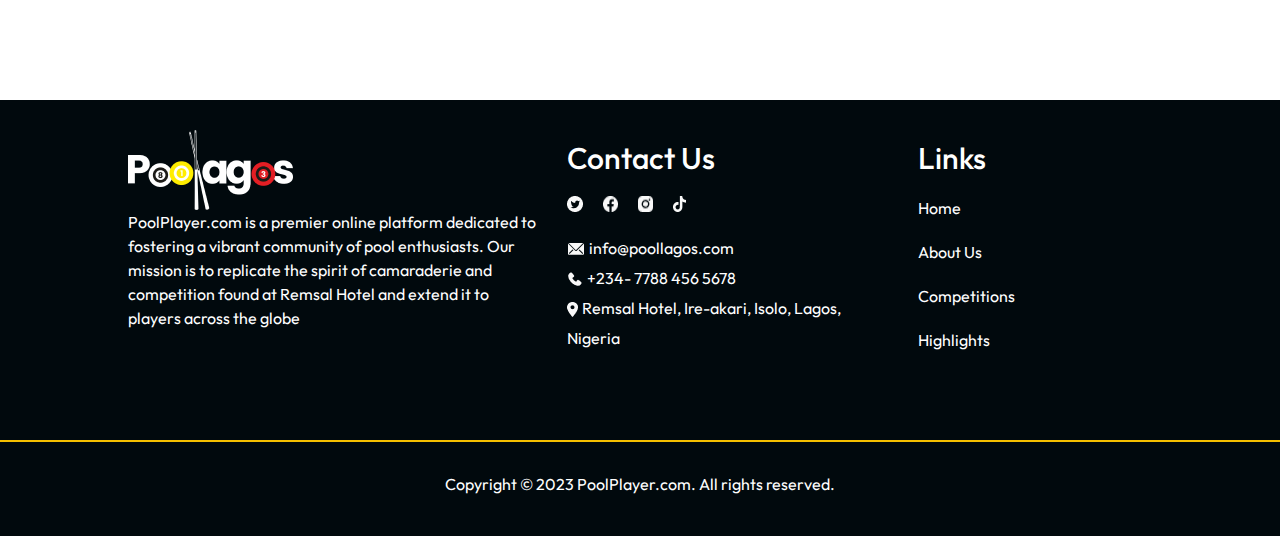
<file: competition.html>
<!DOCTYPE html>
<html lang="en">
  <head>
    <meta charset="UTF-8" />
    <meta name="viewport" content="width=device-width, initial-scale=1.0" />
    <title>pool-lagos</title>
    <link rel="stylesheet" href="style.css" />
    <link
      rel="shortcut icon"
      href="images/logo-white.png"
      type="image/x-icon"
    />
    <link
      rel="stylesheet"
      href="https://cdnjs.cloudflare.com/ajax/libs/font-awesome/4.7.0/css/font-awesome.min.css"
    />
    <link
      rel="stylesheet"
      href="https://cdn.jsdelivr.net/npm/bootstrap@5.2.3/dist/css/bootstrap.min.css"
    />
  </head>
  <body>
    <header class="my-container">
      <div class="logo">
        <a href="index.html"><img src="images/logo.png" alt="" /></a>
      </div>
      <nav class="menu">
        <ul class="menu-list">
          <li class="menu-item">
            <a href="index.html" class="menu-link active">Home</a>
          </li>
          <li class="menu-item">
            <a href="about.html" class="menu-link">About </a>
          </li>
          <li class="menu-item">
            <a href="competition.html" class="menu-link">Competition</a>
          </li>
          <li class="menu-item"><a href="league.html" class="menu-link">League</a></li>
          <li class="menu-item">
            <a href="players.html" class="menu-link">Players</a>
          </li>
        </ul>
        <div class="registration">
          <a href="signup.html"><button class="btn1">Sign Up</button></a>
        </div>
        <div class="close">&times;</div>
      </nav>
      <div class="hamburger">
        <span class="bar"></span>
        <span class="bar"></span>
        <span class="bar"></span>
      </div>
    </header>

    <div class="container">
      <div class="competitions">
        <h4>Competitions</h4>
      </div>
    </div>

    <div class="container">
      <div class="all-competition">
        <div class="comp-wrap">
          <img src="images/up1.png" alt="" />
          <h4>Tom Jerry</h4>
        </div>
        <div class="comp-versus">
          <p class="comp-para">VS</p>
          <p>23/4/23, 6:30pm</p>
        </div>
        <div class="comp-wrap">
          <h4>Bola Tobi</h4>
          <img src="images/up2.png" alt="" />
        </div>
      </div>
      <div class="all-competition">
        <div class="comp-wrap">
          <img src="images/up1.png" alt="" />
          <h4>Tom Jerry</h4>
        </div>
        <div class="comp-versus">
          <p class="comp-para">VS</p>
          <p>23/4/23, 6:30pm</p>
        </div>
        <div class="comp-wrap">
          <h4>Bola Tobi</h4>
          <img src="images/up2.png" alt="" />
        </div>
      </div>

      <div class="all-competition">
        <div class="comp-wrap">
          <img src="images/up1.png" alt="" />
          <h4>Tom Jerry</h4>
        </div>
        <div class="comp-versus">
          <p class="comp-para">VS</p>
          <p>23/4/23, 6:30pm</p>
        </div>
        <div class="comp-wrap">
          <h4>Bola Tobi</h4>
          <img src="images/up2.png" alt="" />
        </div>
      </div>

      <div class="all-competition">
        <div class="comp-wrap">
          <img src="images/up1.png" alt="" />
          <h4>Tom Jerry</h4>
        </div>
        <div class="comp-versus">
          <p class="comp-para">VS</p>
          <p>23/4/23, 6:30pm</p>
        </div>
        <div class="comp-wrap">
          <h4>Bola Tobi</h4>
          <img src="images/up2.png" alt="" />
        </div>
      </div>

      <div class="all-competition">
        <div class="comp-wrap">
          <img src="images/up1.png" alt="" />
          <h4>Tom Jerry</h4>
        </div>
        <div class="comp-versus">
          <p class="comp-para">VS</p>
          <p>23/4/23, 6:30pm</p>
        </div>
        <div class="comp-wrap">
          <h4>Bola Tobi</h4>
          <img src="images/up2.png" alt="" />
        </div>
      </div>

      <div class="all-competition">
        <div class="comp-wrap">
          <img src="images/up1.png" alt="" />
          <h4>Tom Jerry</h4>
        </div>
        <div class="comp-versus">
          <p class="comp-para">VS</p>
          <p>23/4/23, 6:30pm</p>
        </div>
        <div class="comp-wrap">
          <h4>Bola Tobi</h4>
          <img src="images/up2.png" alt="" />
        </div>
      </div>

      <div class="all-competition last-comp">
        <div class="comp-wrap">
          <img src="images/up1.png" alt="" />
          <h4>Tom Jerry</h4>
        </div>
        <div class="comp-versus">
          <p class="comp-para">VS</p>
          <p>23/4/23, 6:30pm</p>
        </div>
        <div class="comp-wrap">
          <h4>Bola Tobi</h4>
          <img src="images/up2.png" alt="" />
        </div>
      </div>
    </div>

    <footer class="footer">
      <div class="my-container">
        <div class="row">
          <div class="col-md-5 footer-detail">
            <img src="images/logo-white.png" alt="" />
            <p>
              PoolPlayer.com is a premier online platform dedicated to fostering
              a vibrant community of pool enthusiasts. Our mission is to
              replicate the spirit of camaraderie and competition found at
              Remsal Hotel and extend it to players across the globe
            </p>
          </div>

          <div class="col-md-4">
            <h4>Contact Us</h4>
            <div class="footer-icon">
              <img src="images/twitter.png" alt="" />
              <img src="images/facebook.png" alt="" />
              <img src="images/insta.png" alt="" />
              <img src="images/tiktok.png" alt="" />
            </div>
            <img src="images/email.png" alt="" />
            <span> info@poollagos.com</span> <br />
            <img src="images/phone.png" alt="" />
            <span> +234- 7788 456 5678 </span><br />
            <img src="images/map.png" alt="" />
            <span> Remsal Hotel, Ire-akari, Isolo, Lagos, Nigeria</span>
          </div>

          <div class="col-md-3">
            <h4>Links</h4>
            <div class="footer-link">
              <a href="">Home</a>
              <a href="">About Us</a>
              <a href="">Competitions</a>
              <a href="">Highlights</a>
            </div>
          </div>
        </div>
      </div>
      <div class="my-border"></div>

      <div class="text-center pb-3 mt-4 copyright text-white">
        <p>Copyright © 2023 PoolPlayer.com. All rights reserved.</p>
      </div>
    </footer>

    <script src="script.js"></script>
  </body>
</html>
</file>
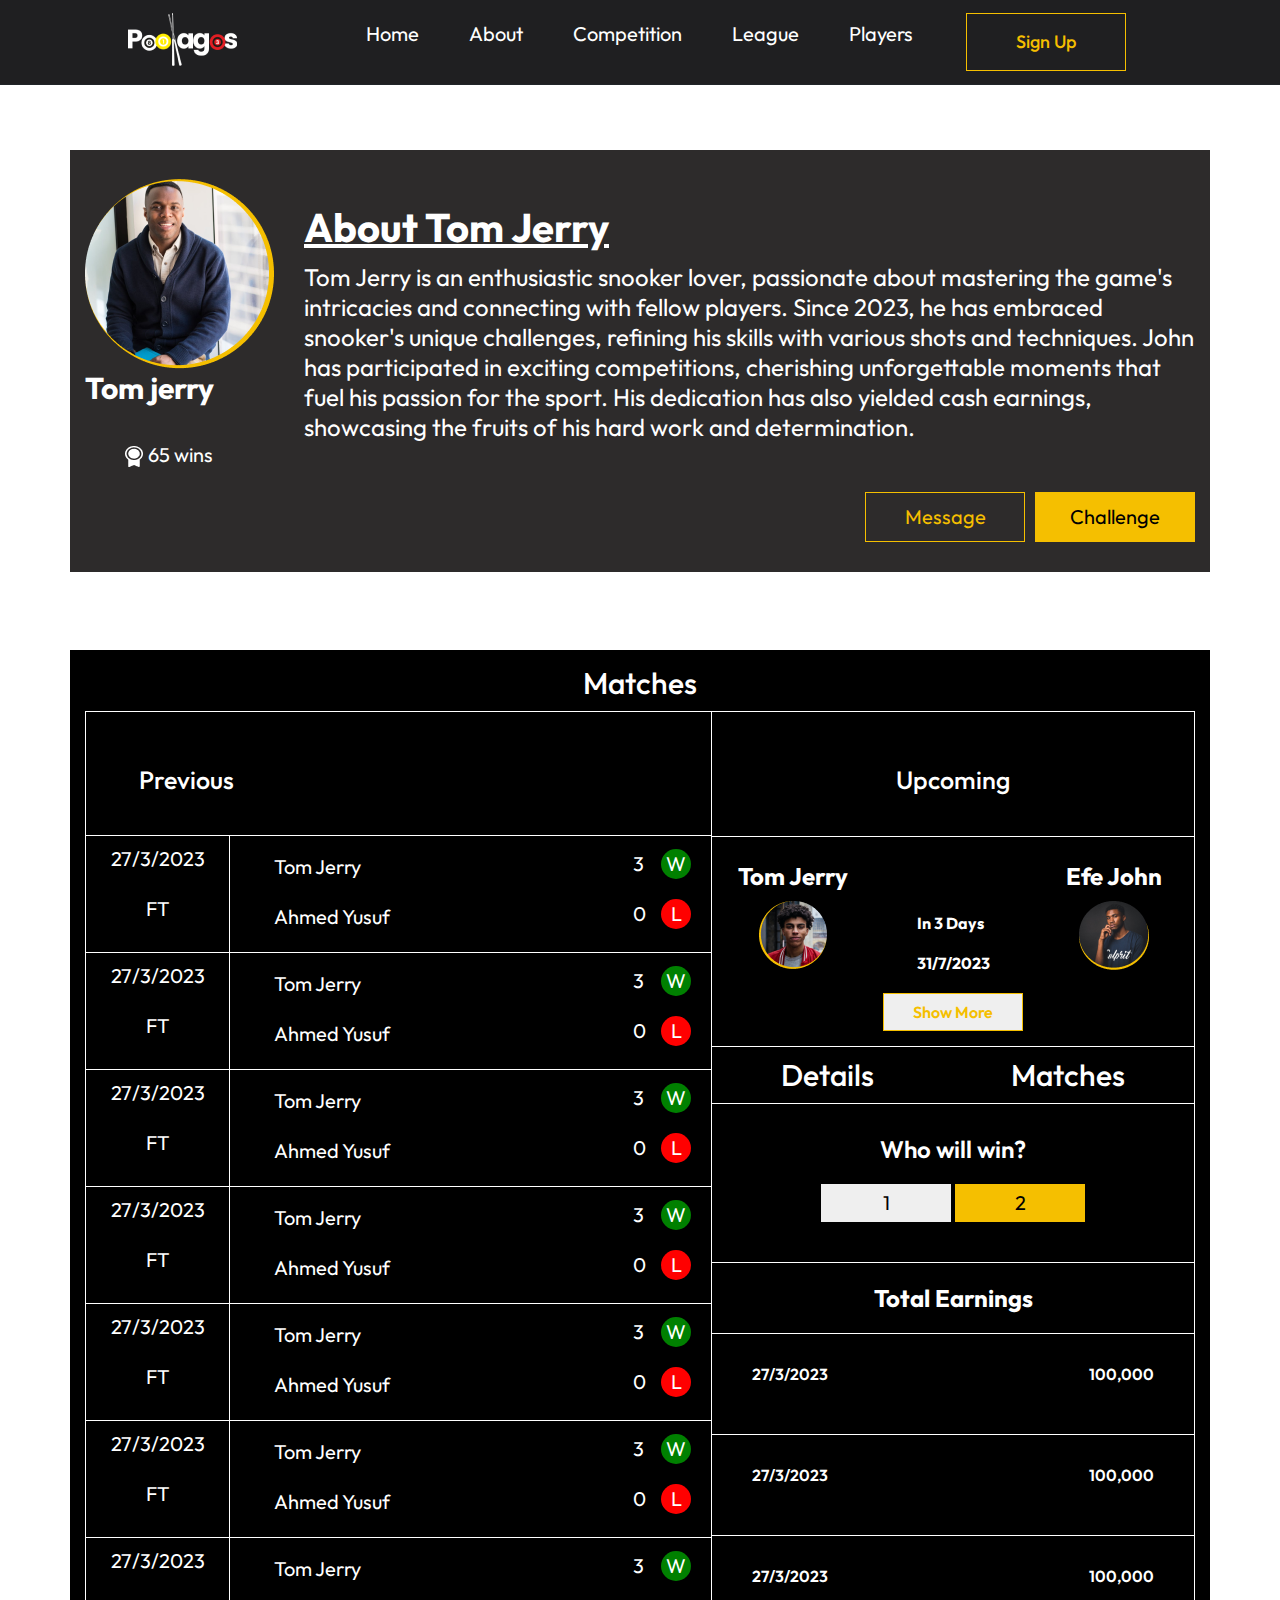
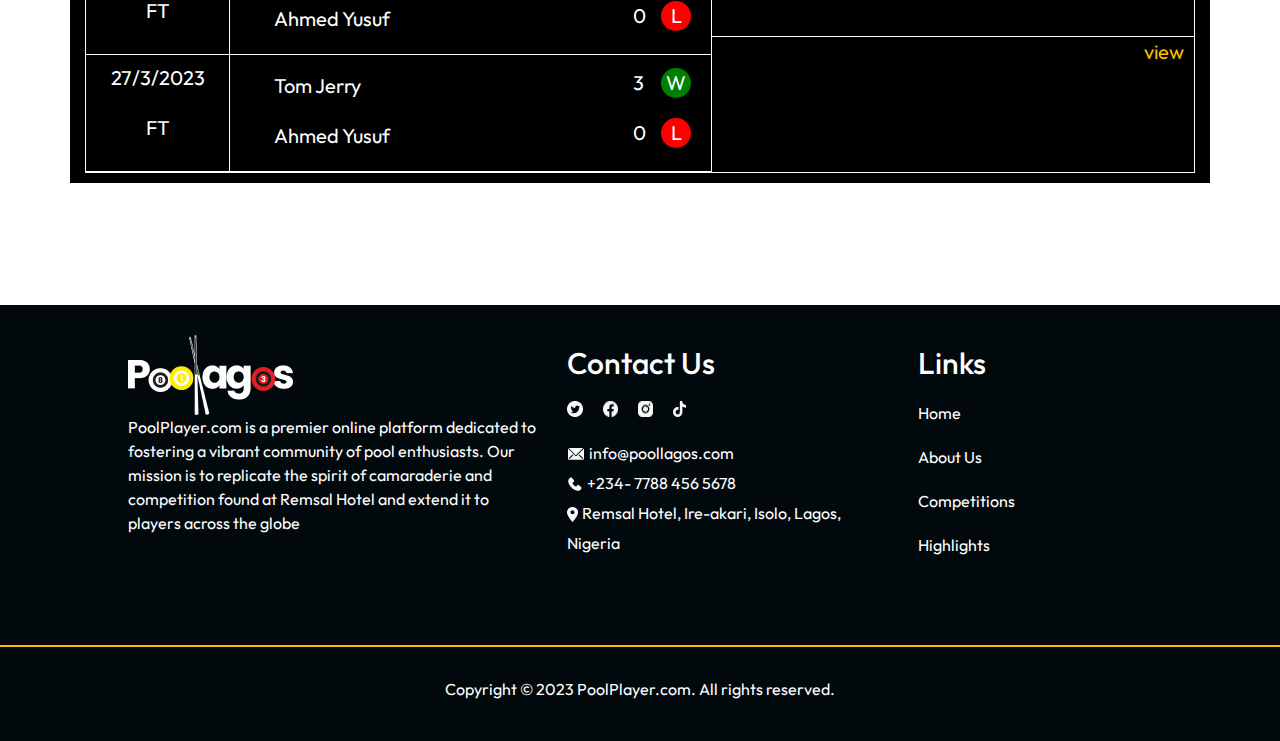
<file: details.html>
<!DOCTYPE html>
<html lang="en">
  <head>
    <meta charset="UTF-8" />
    <meta name="viewport" content="width=device-width, initial-scale=1.0" />
    <title>pool-lagos</title>
    <link rel="stylesheet" href="style.css" />
    <link
      rel="shortcut icon"
      href="images/logo-white.png"
      type="image/x-icon"
    />
    <link
      rel="stylesheet"
      href="https://cdnjs.cloudflare.com/ajax/libs/font-awesome/4.7.0/css/font-awesome.min.css"
    />
    <link
      rel="stylesheet"
      href="https://cdn.jsdelivr.net/npm/bootstrap@5.2.3/dist/css/bootstrap.min.css"
    />
  </head>
  <body>
    <header class="my-container">
      <div class="logo">
        <a href="index.html"><img src="images/logo.png" alt="" /></a>
      </div>
      <nav class="menu">
        <ul class="menu-list">
          <li class="menu-item">
            <a href="index.html" class="menu-link active">Home</a>
          </li>
          <li class="menu-item">
            <a href="about.html" class="menu-link">About </a>
          </li>
          <li class="menu-item">
            <a href="competition.html" class="menu-link">Competition</a>
          </li>
          <li class="menu-item">
            <a href="league.html" class="menu-link">League</a>
          </li>
          <li class="menu-item">
            <a href="players.html" class="menu-link">Players</a>
          </li>
        </ul>
        <div class="registration">
          <a href="signup.html"><button class="btn1">Sign Up</button></a>
        </div>
        <div class="close">&times;</div>
      </nav>
      <div class="hamburger">
        <span class="bar"></span>
        <span class="bar"></span>
        <span class="bar"></span>
      </div>
    </header>

    <div class="container about-players ">
      <div class="details-players">
        <div class="personal">
          <img src="images/t1.png" alt="" />
          <h4>Tom jerry</h4>
          <div class="img1">
            <img src="images/Vector1.png" class="" alt="" />
            <span>65 wins</span>
          </div>
        </div>
        <div class="personal2">
          <h4>About Tom Jerry</h4>
          <p>
            Tom Jerry is an enthusiastic snooker lover, passionate about
            mastering the game's intricacies and connecting with fellow players.
            Since 2023, he has embraced snooker's unique challenges, refining
            his skills with various shots and techniques. John has participated
            in exciting competitions, cherishing unforgettable moments that fuel
            his passion for the sport. His dedication has also yielded cash
            earnings, showcasing the fruits of his hard work and determination.
          </p>
        </div>
      </div>
      <div class="my-btn">
        <button class="my-btn1">Message</button>
        <button class="my-btn2">Challenge</button>
      </div>
    </div>

    <div class="matches container">
      <div class="match">
        <h4>Matches</h4>
      </div>
      <div class="all-matches">
        <div class="previous">
          <div class="prev-heading">
            <h5>Previous</h5>
          </div>
          <div class="master-match">
            <div class="prev-matches">
              <div class="FT">
                <p>27/3/2023</p>
                <p>FT</p>
              </div>
              <div class="prev-player">
                <div class="prev-name">
                  <p>Tom Jerry</p>
                  <p>Ahmed Yusuf</p>
                </div>
                <div class="win-lose">
                  <div class="numbers">
                    <p>3</p>
                    <p>0</p>
                  </div>
                  <div class="win-colors">
                    <p class="win">W</p>
                    <p class="lose">L</p>
                  </div>
                </div>
              </div>
            </div>

            <div class="prev-matches">
              <div class="FT">
                <p>27/3/2023</p>
                <p>FT</p>
              </div>
              <div class="prev-player">
                <div class="prev-name">
                  <p>Tom Jerry</p>
                  <p>Ahmed Yusuf</p>
                </div>
                <div class="win-lose">
                  <div class="numbers">
                    <p>3</p>
                    <p>0</p>
                  </div>
                  <div class="win-colors">
                    <p class="win">W</p>
                    <p class="lose">L</p>
                  </div>
                </div>
              </div>
            </div>

            <div class="prev-matches">
              <div class="FT">
                <p>27/3/2023</p>
                <p>FT</p>
              </div>
              <div class="prev-player">
                <div class="prev-name">
                  <p>Tom Jerry</p>
                  <p>Ahmed Yusuf</p>
                </div>
                <div class="win-lose">
                  <div class="numbers">
                    <p>3</p>
                    <p>0</p>
                  </div>
                  <div class="win-colors">
                    <p class="win">W</p>
                    <p class="lose">L</p>
                  </div>
                </div>
              </div>
            </div>

            <div class="prev-matches">
              <div class="FT">
                <p>27/3/2023</p>
                <p>FT</p>
              </div>
              <div class="prev-player">
                <div class="prev-name">
                  <p>Tom Jerry</p>
                  <p>Ahmed Yusuf</p>
                </div>
                <div class="win-lose">
                  <div class="numbers">
                    <p>3</p>
                    <p>0</p>
                  </div>
                  <div class="win-colors">
                    <p class="win">W</p>
                    <p class="lose">L</p>
                  </div>
                </div>
              </div>
            </div>

            <div class="prev-matches">
              <div class="FT">
                <p>27/3/2023</p>
                <p>FT</p>
              </div>
              <div class="prev-player">
                <div class="prev-name">
                  <p>Tom Jerry</p>
                  <p>Ahmed Yusuf</p>
                </div>
                <div class="win-lose">
                  <div class="numbers">
                    <p>3</p>
                    <p>0</p>
                  </div>
                  <div class="win-colors">
                    <p class="win">W</p>
                    <p class="lose">L</p>
                  </div>
                </div>
              </div>
            </div>

            <div class="prev-matches">
              <div class="FT">
                <p>27/3/2023</p>
                <p>FT</p>
              </div>
              <div class="prev-player">
                <div class="prev-name">
                  <p>Tom Jerry</p>
                  <p>Ahmed Yusuf</p>
                </div>
                <div class="win-lose">
                  <div class="numbers">
                    <p>3</p>
                    <p>0</p>
                  </div>
                  <div class="win-colors">
                    <p class="win">W</p>
                    <p class="lose">L</p>
                  </div>
                </div>
              </div>
            </div>

            <div class="prev-matches">
              <div class="FT">
                <p>27/3/2023</p>
                <p>FT</p>
              </div>
              <div class="prev-player">
                <div class="prev-name">
                  <p>Tom Jerry</p>
                  <p>Ahmed Yusuf</p>
                </div>
                <div class="win-lose">
                  <div class="numbers">
                    <p>3</p>
                    <p>0</p>
                  </div>
                  <div class="win-colors">
                    <p class="win">W</p>
                    <p class="lose">L</p>
                  </div>
                </div>
              </div>
            </div>

            <div class="prev-matches">
              <div class="FT">
                <p>27/3/2023</p>
                <p>FT</p>
              </div>
              <div class="prev-player">
                <div class="prev-name">
                  <p>Tom Jerry</p>
                  <p>Ahmed Yusuf</p>
                </div>
                <div class="win-lose">
                  <div class="numbers">
                    <p>3</p>
                    <p>0</p>
                  </div>
                  <div class="win-colors">
                    <p class="win">W</p>
                    <p class="lose">L</p>
                  </div>
                </div>
              </div>
            </div>
          </div>
        </div>
        <div class="upcoming">
          <div class="up-heading">
            <h5>Upcoming</h5>
          </div>
          <div class="upcoming-match">
            <div class="upcoming-grid">
              <div class="upcoming-player">
                <h4>Tom Jerry</h4>
                <img src="images/up1.png" alt="" />
              </div>
              <div class="timing">
                <p>In 3 Days</p>
                <p>31/7/2023</p>
              </div>
              <div class="upcoming-player">
                <h4>Efe John</h4>
                <img src="images/up2.png" alt="" />
              </div>
            </div>
            <div class="upcoming-btn">
              <button class="up-btn">Show More</button>
            </div>
          </div>

          <div class="upcoming-details">
            <div>
              <h4>Details</h4>
            </div>
            <div>
              <h4>Matches</h4>
            </div>
          </div>

          <div class="winning">
            <p>Who will win?</p>
            <div class="win-btn">
              <button class="win-btn1">1</button>

              <button class="win-btn2">2</button>
            </div>
          </div>

          <div class="total">
            <h4>Total Earnings</h4>
          </div>

          <div class="earnings">
            <div>
              <p>27/3/2023</p>
            </div>
            <div>
              <p>100,000</p>
            </div>
          </div>

          <div class="earnings">
            <div>
              <p>27/3/2023</p>
            </div>
            <div>
              <p>100,000</p>
            </div>
          </div>

          <div class="earnings">
            <div>
              <p>27/3/2023</p>
            </div>
            <div>
              <p>100,000</p>
            </div>
          </div>

          <div class="view1">
            <a href="">view</a>
          </div>
        </div>
      </div>
    </div>

    <footer class="footer">
      <div class="my-container">
        <div class="row">
          <div class="col-md-5 footer-detail">
            <img src="images/logo-white.png" alt="" />
            <p>
              PoolPlayer.com is a premier online platform dedicated to fostering
              a vibrant community of pool enthusiasts. Our mission is to
              replicate the spirit of camaraderie and competition found at
              Remsal Hotel and extend it to players across the globe
            </p>
          </div>

          <div class="col-md-4">
            <h4>Contact Us</h4>
            <div class="footer-icon">
              <img src="images/twitter.png" alt="" />
              <img src="images/facebook.png" alt="" />
              <img src="images/insta.png" alt="" />
              <img src="images/tiktok.png" alt="" />
            </div>
            <img src="images/email.png" alt="" />
            <span> info@poollagos.com</span> <br />
            <img src="images/phone.png" alt="" />
            <span> +234- 7788 456 5678 </span><br />
            <img src="images/map.png" alt="" />
            <span> Remsal Hotel, Ire-akari, Isolo, Lagos, Nigeria</span>
          </div>

          <div class="col-md-3">
            <h4>Links</h4>
            <div class="footer-link">
              <a href="">Home</a>
              <a href="">About Us</a>
              <a href="">Competitions</a>
              <a href="">Highlights</a>
            </div>
          </div>
        </div>
      </div>
      <div class="my-border"></div>

      <div class="text-center pb-3 mt-4 copyright text-white">
        <p>Copyright © 2023 PoolPlayer.com. All rights reserved.</p>
      </div>
    </footer>

    <script src="script.js"></script>
  </body>
</html>
</file>
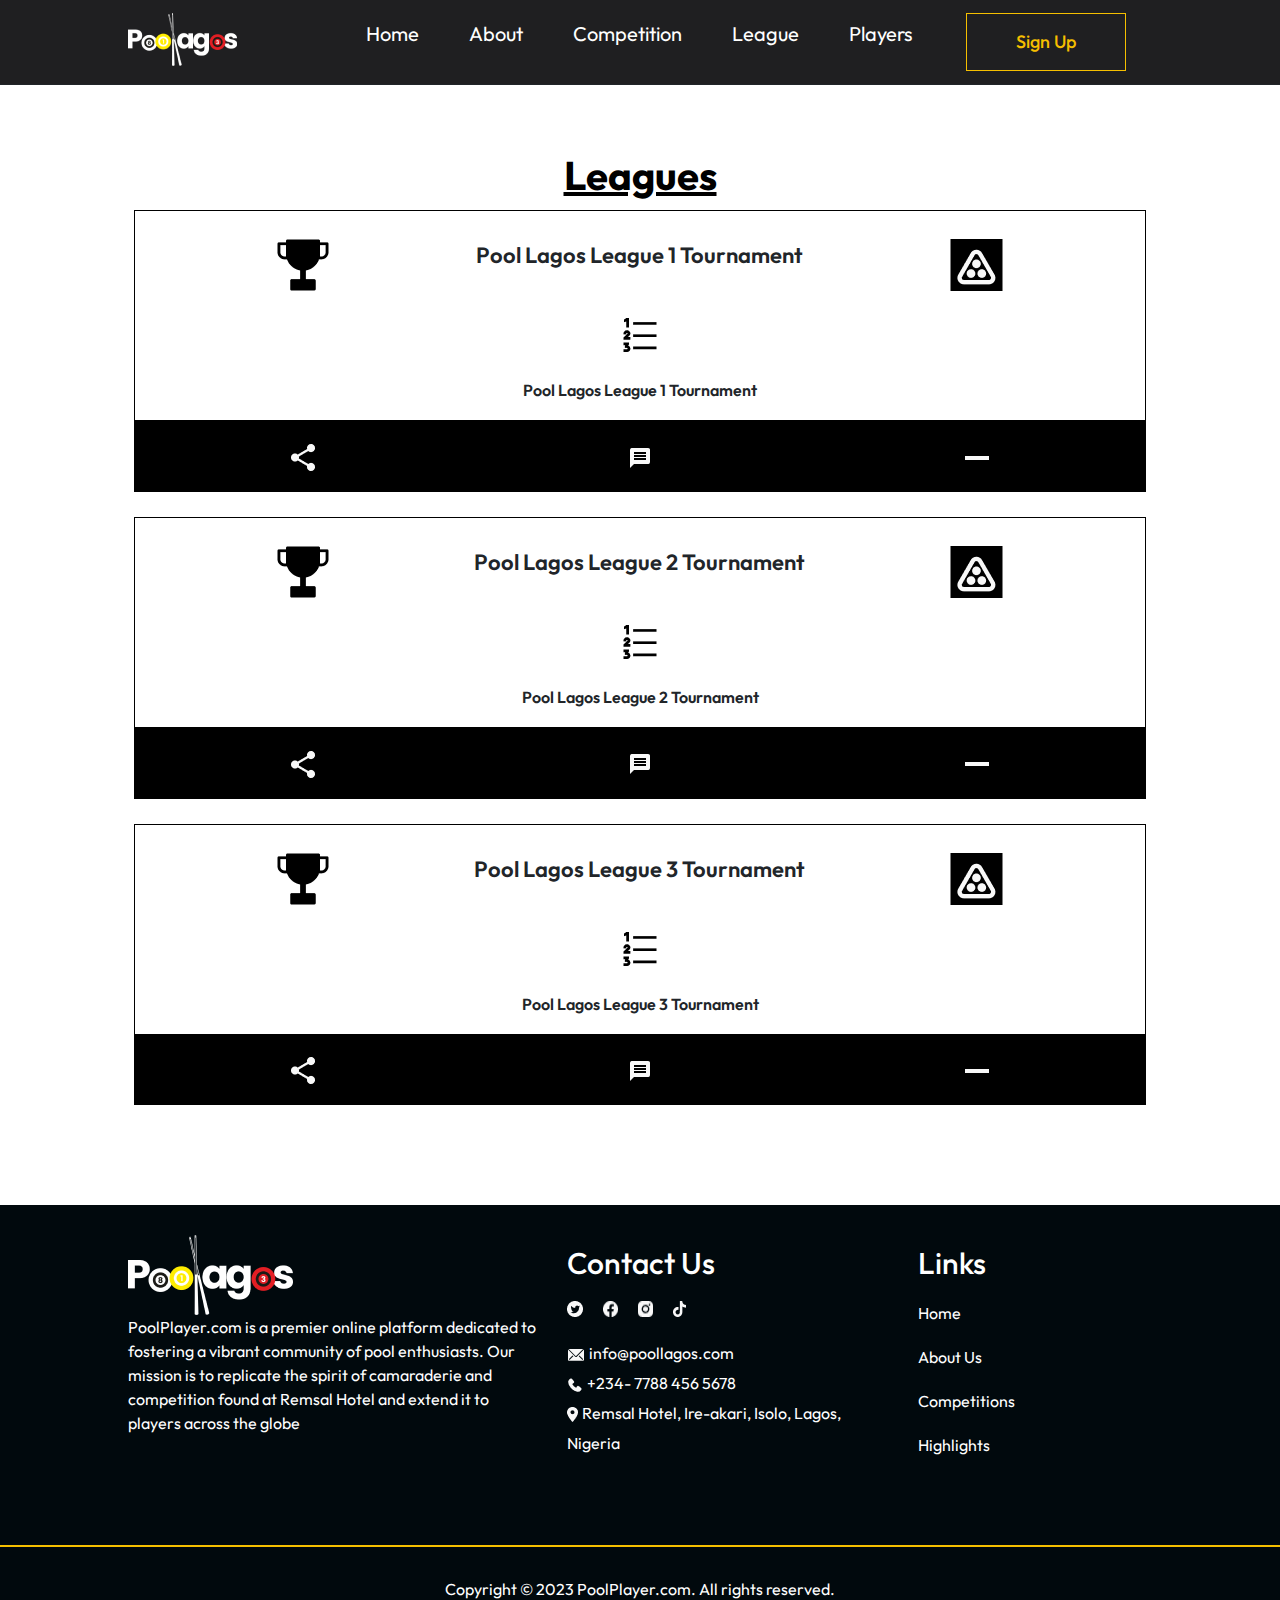
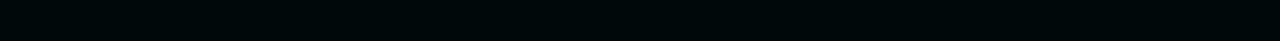
<file: league.html>
<!DOCTYPE html>
<html lang="en">
  <head>
    <meta charset="UTF-8" />
    <meta name="viewport" content="width=device-width, initial-scale=1.0" />
    <title>pool-lagos</title>
    <link rel="stylesheet" href="style.css" />
    <link
      rel="shortcut icon"
      href="images/logo-white.png"
      type="image/x-icon"
    />
    <link
      rel="stylesheet"
      href="https://cdnjs.cloudflare.com/ajax/libs/font-awesome/4.7.0/css/font-awesome.min.css"
    />
    <link
      rel="stylesheet"
      href="https://cdn.jsdelivr.net/npm/bootstrap@5.2.3/dist/css/bootstrap.min.css"
    />
  </head>
  <body>
    <header class="my-container">
      <div class="logo">
        <a href="index.html"><img src="images/logo.png" alt="" /></a>
      </div>
      <nav class="menu">
        <ul class="menu-list">
          <li class="menu-item">
            <a href="index.html" class="menu-link active">Home</a>
          </li>
          <li class="menu-item">
            <a href="about.html" class="menu-link">About </a>
          </li>
          <li class="menu-item">
            <a href="competition.html" class="menu-link">Competition</a>
          </li>
          <li class="menu-item"><a href="league.html" class="menu-link">League</a></li>
          <li class="menu-item">
            <a href="players.html" class="menu-link">Players</a>
          </li>
        </ul>
        <div class="registration">
          <a href="signup.html"><button class="btn1">Sign Up</button></a>
        </div>
        <div class="close">&times;</div>
      </nav>
      <div class="hamburger">
        <span class="bar"></span>
        <span class="bar"></span>
        <span class="bar"></span>
      </div>
    </header>
    <div class="container">
      <div class="league-heading">
        <h4>Leagues</h4>
      </div>
    </div>

    <div class="container my-league">
      <div class="leagues">
        <div class="league">
          <div>
            <img src="images/trophy.png" alt="" />
          </div>
          <div>
            <p>Pool Lagos League 1 Tournament</p>
          </div>
          <div>
            <img src="images/snooker-rack.png" alt="" />
          </div>
        </div>
        <div class="stats">
          <a href="stats.html"><img src="images/stats.png" alt="" /></a>
        </div>
        <div class="leaguestats">
          <p>Pool Lagos League 1 Tournament</p>
        </div>

        <div class="set-menu">
          <div>
            <img src="images/sett.png" alt="" />
          </div>
          <div>
            <img src="images/chat.png" alt="" />
          </div>
          <div>
            <img src="images/minus.png" alt="" />
          </div>
        </div>
      </div>

      <div class="leagues">
        <div class="league">
          <div>
            <img src="images/trophy.png" alt="" />
          </div>
          <div>
            <p>Pool Lagos League 2 Tournament</p>
          </div>
          <div>
            <img src="images/snooker-rack.png" alt="" />
          </div>
        </div>
        <div class="stats">
          <a href="stats.html"><img src="images/stats.png" alt="" /></a>
        </div>
        <div class="leaguestats">
          <p>Pool Lagos League 2 Tournament</p>
        </div>

        <div class="set-menu">
          <div>
            <img src="images/sett.png" alt="" />
          </div>
          <div>
            <img src="images/chat.png" alt="" />
          </div>
          <div>
            <img src="images/minus.png" alt="" />
          </div>
        </div>
      </div>

      <div class="leagues last-league">
        <div class="league">
          <div>
            <img src="images/trophy.png" alt="" />
          </div>
          <div>
            <p>Pool Lagos League 3 Tournament</p>
          </div>
          <div>
            <img src="images/snooker-rack.png" alt="" />
          </div>
        </div>
        <div class="stats">
          <a href="stats.html"><img src="images/stats.png" alt="" /></a>
        </div>
        <div class="leaguestats">
          <p>Pool Lagos League 3 Tournament</p>
        </div>

        <div class="set-menu">
          <div>
            <img src="images/sett.png" alt="" />
          </div>
          <div>
            <img src="images/chat.png" alt="" />
          </div>
          <div>
            <img src="images/minus.png" alt="" />
          </div>
        </div>
      </div>
    </div>

    <footer class="footer">
      <div class="my-container">
        <div class="row">
          <div class="col-md-5 footer-detail">
            <img src="images/logo-white.png" alt="" />
            <p>
              PoolPlayer.com is a premier online platform dedicated to fostering
              a vibrant community of pool enthusiasts. Our mission is to
              replicate the spirit of camaraderie and competition found at
              Remsal Hotel and extend it to players across the globe
            </p>
          </div>

          <div class="col-md-4">
            <h4>Contact Us</h4>
            <div class="footer-icon">
              <img src="images/twitter.png" alt="" />
              <img src="images/facebook.png" alt="" />
              <img src="images/insta.png" alt="" />
              <img src="images/tiktok.png" alt="" />
            </div>
            <img src="images/email.png" alt="" />
            <span> info@poollagos.com</span> <br />
            <img src="images/phone.png" alt="" />
            <span> +234- 7788 456 5678 </span><br />
            <img src="images/map.png" alt="" />
            <span> Remsal Hotel, Ire-akari, Isolo, Lagos, Nigeria</span>
          </div>

          <div class="col-md-3">
            <h4>Links</h4>
            <div class="footer-link">
              <a href="">Home</a>
              <a href="">About Us</a>
              <a href="">Competitions</a>
              <a href="">Highlights</a>
            </div>
          </div>
        </div>
      </div>
      <div class="my-border"></div>

      <div class="text-center pb-3 mt-4 copyright text-white">
        <p>Copyright © 2023 PoolPlayer.com. All rights reserved.</p>
      </div>
    </footer>

    <script src="script.js"></script>
  </body>
</html>
</file>
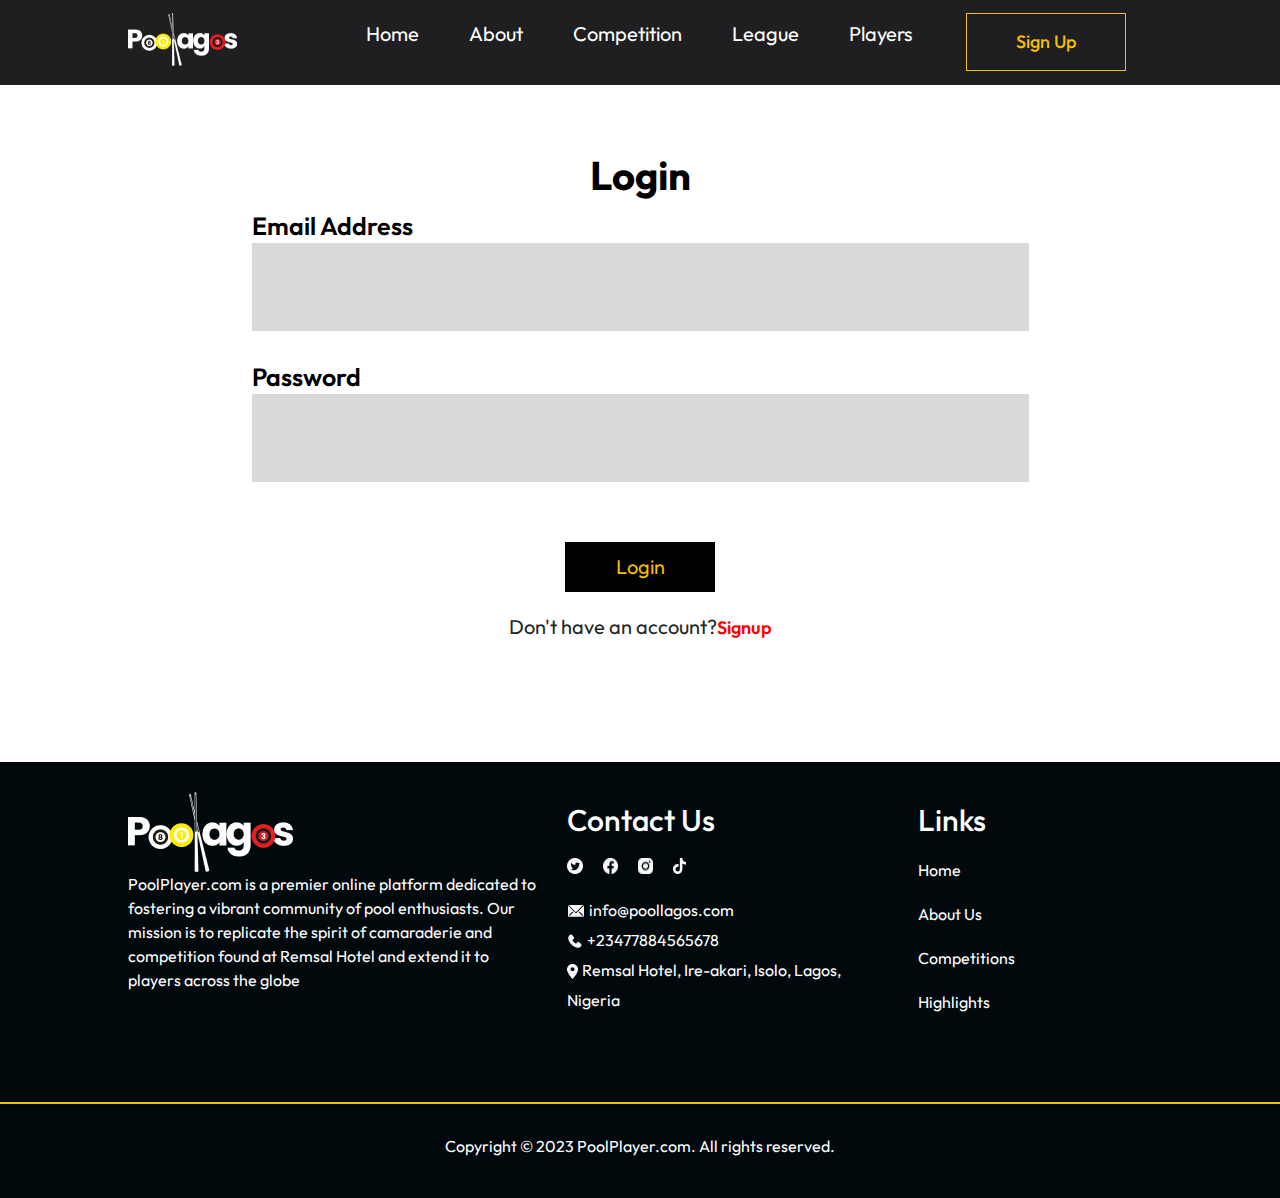
<file: login.html>
<!DOCTYPE html>
<html lang="en">
  <head>
    <meta charset="UTF-8" />
    <meta name="viewport" content="width=device-width, initial-scale=1.0" />
    <title>pool-lagos</title>
    <link rel="stylesheet" href="style.css" />
    <link
      rel="shortcut icon"
      href="images/logo-white.png"
      type="image/x-icon"
    />
    <link
      rel="stylesheet"
      href="https://cdnjs.cloudflare.com/ajax/libs/font-awesome/4.7.0/css/font-awesome.min.css"
    />
    <link
      rel="stylesheet"
      href="https://cdn.jsdelivr.net/npm/bootstrap@5.2.3/dist/css/bootstrap.min.css"
    />
  </head>
  <body>
    <header class="my-container">
      <div class="logo">
        <a href="index.html"><img src="images/logo.png" alt="" /></a>
      </div>
      <nav class="menu">
        <ul class="menu-list">
          <li class="menu-item">
            <a href="index.html" class="menu-link active">Home</a>
          </li>
          <li class="menu-item">
            <a href="about.html" class="menu-link">About </a>
          </li>
          <li class="menu-item">
            <a href="competition.html" class="menu-link">Competition</a>
          </li>
          <li class="menu-item"><a href="league.html" class="menu-link">League</a></li>
          <li class="menu-item">
            <a href="players.html" class="menu-link">Players</a>
          </li>
        </ul>
        <div class="registration">
          <a href="signup.html"><button class="btn1">Sign Up</button></a>
        </div>
        <div class="close">&times;</div>
      </nav>
      <div class="hamburger">
        <span class="bar"></span>
        <span class="bar"></span>
        <span class="bar"></span>
      </div>
    </header>

    <div class="container">
      <div class="signup">
        <h4>Login</h4>
      </div>
    </div>

    <div class="container">
      <div class="all-sign">
        <div class="sign-input">
          <div>
            <label for="">Email Address</label><br />
            <input type="text" /> <br />
            <br />
          </div>
          <div>
            <label for="">Password</label><br />
            <input type="password" /> <br />
            <br />
          </div>
        </div>
        <div class="sign-btn">
          <button class="btn4">Login</button>
          <div class="already">
            <p>Don't have an account?<a href="signup.html">Signup</a></p>
          </div>
        </div>
      </div>
    </div>

    <footer class="footer">
      <div class="my-container">
        <div class="row">
          <div class="col-md-5 footer-detail">
            <img src="images/logo-white.png" alt="" />
            <p>
              PoolPlayer.com is a premier online platform dedicated to fostering
              a vibrant community of pool enthusiasts. Our mission is to
              replicate the spirit of camaraderie and competition found at
              Remsal Hotel and extend it to players across the globe
            </p>
          </div>

          <div class="col-md-4">
            <h4>Contact Us</h4>
            <div class="footer-icon">
              <img src="images/twitter.png" alt="" />
              <img src="images/facebook.png" alt="" />
              <img src="images/insta.png" alt="" />
              <img src="images/tiktok.png" alt="" />
            </div>
            <img src="images/email.png" alt="" />
            <span> info@poollagos.com</span> <br />
            <img src="images/phone.png" alt="" />
            <span> +23477884565678 </span><br />
            <img src="images/map.png" alt="" />
            <span> Remsal Hotel, Ire-akari, Isolo, Lagos, Nigeria</span>
          </div>

          <div class="col-md-3">
            <h4>Links</h4>
            <div class="footer-link">
              <a href="">Home</a>
              <a href="">About Us</a>
              <a href="">Competitions</a>
              <a href="">Highlights</a>
            </div>
          </div>
        </div>
      </div>
      <div class="my-border"></div>

      <div class="text-center pb-3 mt-4 copyright text-white">
        <p>Copyright © 2023 PoolPlayer.com. All rights reserved.</p>
      </div>
    </footer>

    <script src="script.js"></script>
  </body>
</html>
</file>
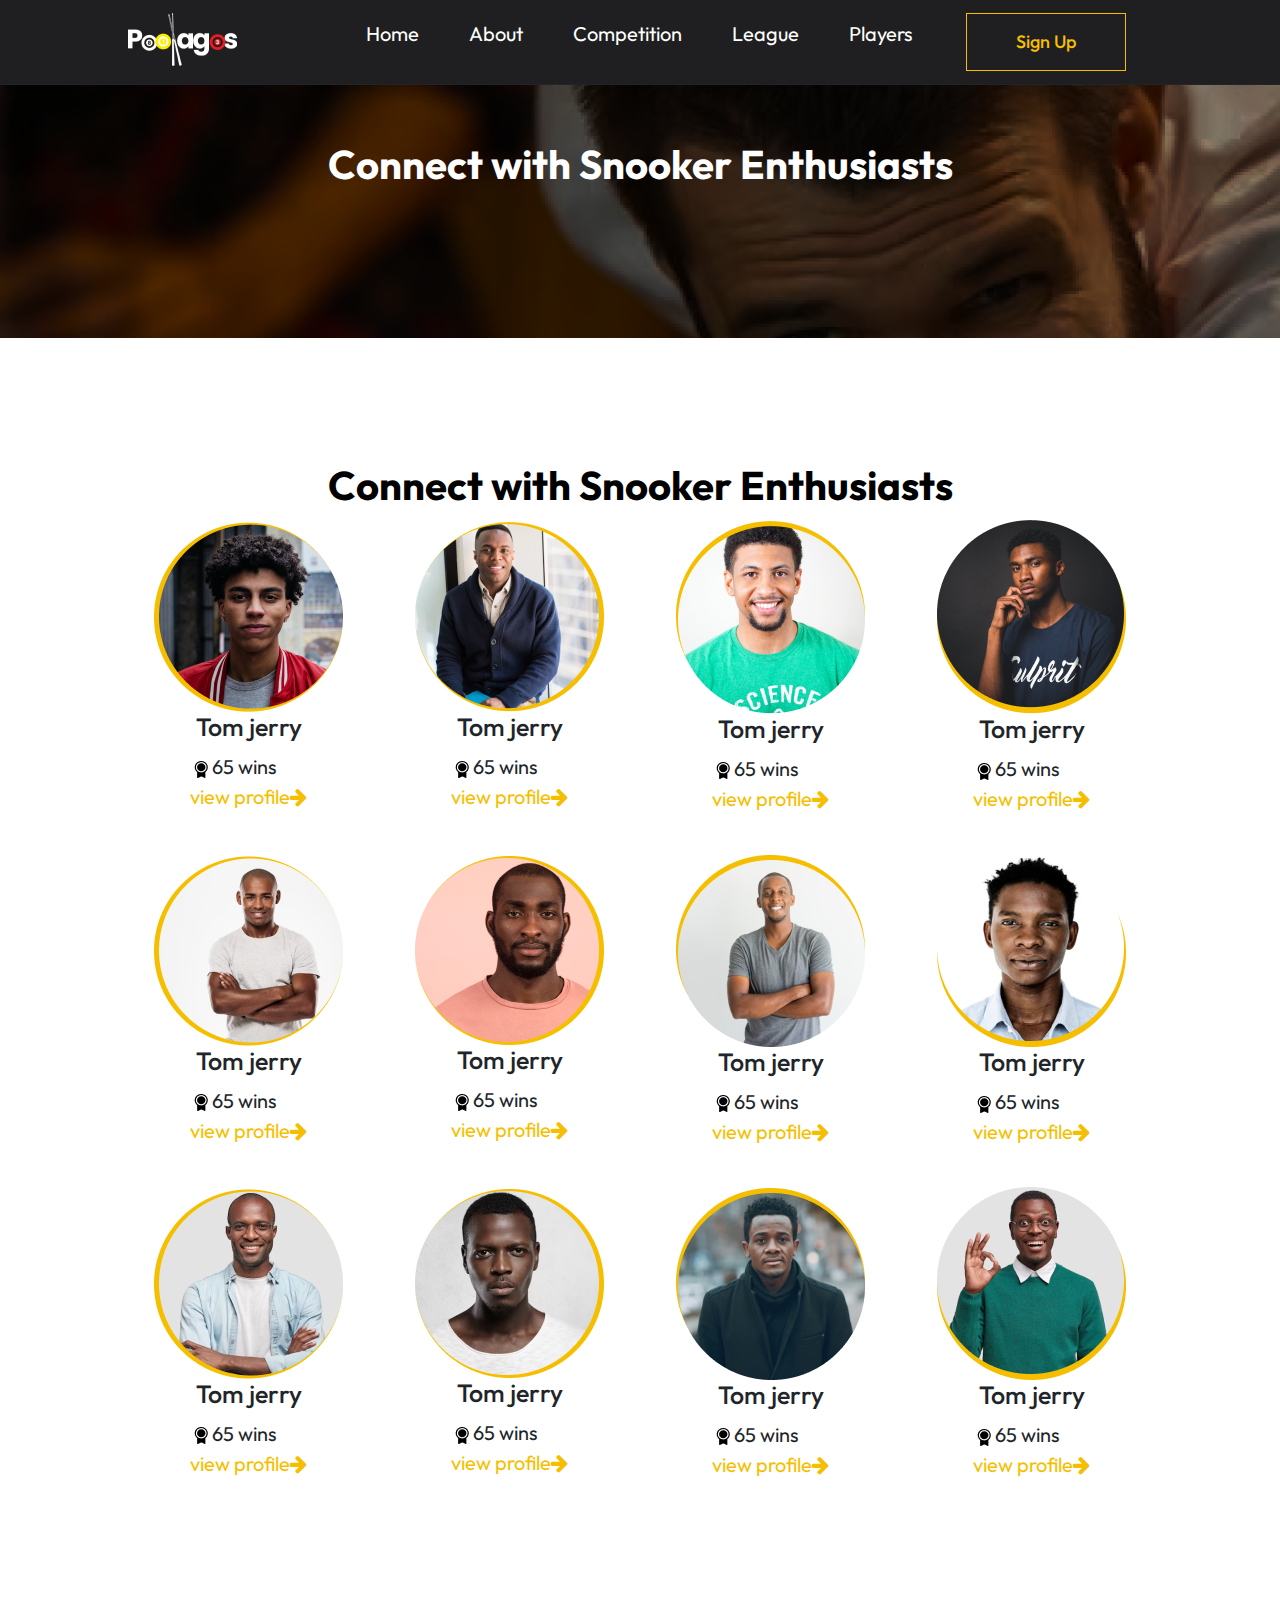
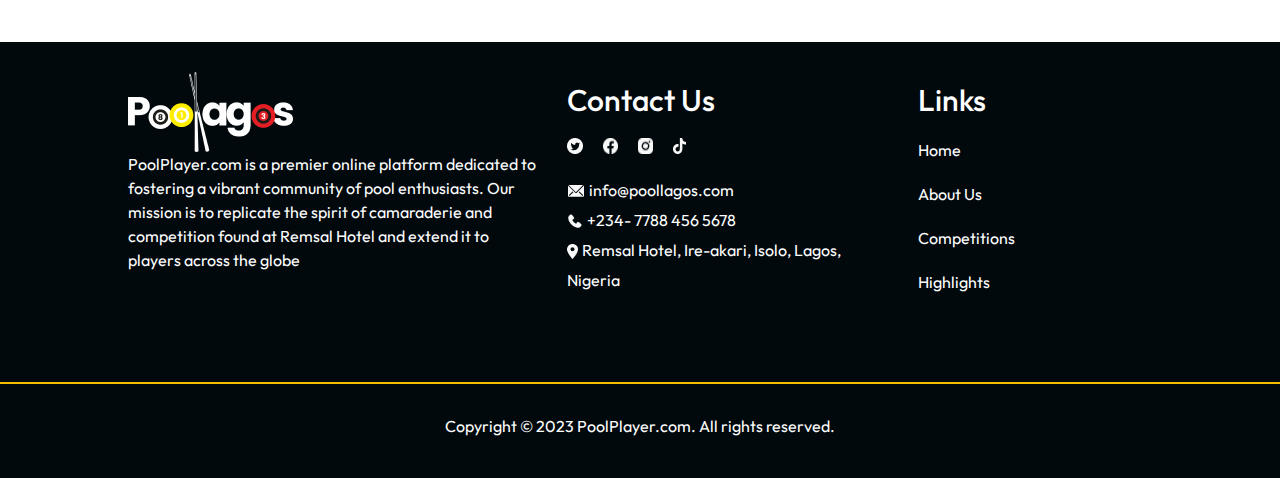
<file: players.html>
<!DOCTYPE html>
<html lang="en">
  <head>
    <meta charset="UTF-8" />
    <meta name="viewport" content="width=device-width, initial-scale=1.0" />
    <title>pool-lagos</title>
    <link rel="stylesheet" href="style.css" />
    <link
      rel="shortcut icon"
      href="images/logo-white.png"
      type="image/x-icon"
    />
    <link
      rel="stylesheet"
      href="https://cdnjs.cloudflare.com/ajax/libs/font-awesome/4.7.0/css/font-awesome.min.css"
    />
    <link
      rel="stylesheet"
      href="https://cdn.jsdelivr.net/npm/bootstrap@5.2.3/dist/css/bootstrap.min.css"
    />
  </head>
  <body>
    <header class="my-container">
      <div class="logo">
        <a href="index.html"><img src="images/logo.png" alt="" /></a>
      </div>
      <nav class="menu">
        <ul class="menu-list">
          <li class="menu-item">
            <a href="index.html" class="menu-link active">Home</a>
          </li>
          <li class="menu-item">
            <a href="about.html" class="menu-link">About </a>
          </li>
          <li class="menu-item">
            <a href="competition.html" class="menu-link">Competition</a>
          </li>
          <li class="menu-item"><a href="league.html" class="menu-link">League</a></li>
          <li class="menu-item">
            <a href="players.html" class="menu-link">Players</a>
          </li>
        </ul>
        <div class="registration">
          <a href="signup.html"><button class="btn1">Sign Up</button></a>
        </div>
        <div class="close">&times;</div>
      </nav>
      <div class="hamburger">
        <span class="bar"></span>
        <span class="bar"></span>
        <span class="bar"></span>
      </div>
    </header>

    <div class="connect-banner">
      <div class="connect-content">
        <div class="connect-heading">
          <h3>Connect with Snooker Enthusiasts</h3>
        </div>
      </div>
    </div>

    <section>
      <div class="connect">
        <h3>Connect with Snooker Enthusiasts</h3>
      </div>
    </section>

    <div class="my-container players-grid">
      <div class="player1-grid">
        <img src="images/t2.png" alt="" />
        <h5>Tom jerry</h5>
        <img
          src="images/Vector.png"
          class="img"
          style="margin-left: 40px"
          alt=""
        />
        <span>65 wins</span>
        <a href="details.html"
          >view profile <i class="fa fa-arrow-right"></i
        ></a>
      </div>

      <div class="player1-grid">
        <img src="images/t1.png" alt="" />
        <h5>Tom jerry</h5>
        <img
          src="images/Vector.png"
          class="img"
          style="margin-left: 40px"
          alt=""
        />
        <span>65 wins</span>
        <a href="details.html"
          >view profile <i class="fa fa-arrow-right"></i
        ></a>
      </div>

      <div class="player1-grid">
        <img src="images/t3.png" alt="" />
        <h5>Tom jerry</h5>
        <img
          src="images/Vector.png"
          class="img"
          style="margin-left: 40px"
          alt=""
        />
        <span>65 wins</span>
        <a href="details.html"
          >view profile <i class="fa fa-arrow-right"></i
        ></a>
      </div>

      <div class="player1-grid">
        <img src="images/t4.png" alt="" />
        <h5>Tom jerry</h5>
        <img
          src="images/Vector.png"
          style="margin-left: 40px"
          class="img"
          alt=""
        />
        <span>65 wins</span>
        <a href="details.html"
          >view profile <i class="fa fa-arrow-right"></i
        ></a>
      </div>
    </div>

    <div class="my-container players-grid">
      <div class="player1-grid">
        <img src="images/conn1.png" alt="" />
        <h5>Tom jerry</h5>
        <img
          src="images/Vector.png"
          class="img"
          style="margin-left: 40px"
          alt=""
        />
        <span>65 wins</span>
        <a href="details.html"
          >view profile <i class="fa fa-arrow-right"></i
        ></a>
      </div>

      <div class="player1-grid">
        <img src="images/conn2.png" alt="" />
        <h5>Tom jerry</h5>
        <img
          src="images/Vector.png"
          class="img"
          style="margin-left: 40px"
          alt=""
        />
        <span>65 wins</span>
        <a href="details.html"
          >view profile <i class="fa fa-arrow-right"></i
        ></a>
      </div>

      <div class="player1-grid">
        <img src="images/conn3.png" alt="" />
        <h5>Tom jerry</h5>
        <img
          src="images/Vector.png"
          class="img"
          style="margin-left: 40px"
          alt=""
        />
        <span>65 wins</span>
        <a href="details.html"
          >view profile <i class="fa fa-arrow-right"></i
        ></a>
      </div>

      <div class="player1-grid">
        <img src="images/conn4.png" alt="" />
        <h5>Tom jerry</h5>
        <img
          src="images/Vector.png"
          style="margin-left: 40px"
          class="img"
          alt=""
        />
        <span>65 wins</span>
        <a href="details.html"
          >view profile <i class="fa fa-arrow-right"></i
        ></a>
      </div>
    </div>
    <div class="my-container players-grid my-space">
      <div class="player1-grid">
        <img src="images/conn5.png" alt="" />
        <h5>Tom jerry</h5>
        <img
          src="images/Vector.png"
          class="img"
          style="margin-left: 40px"
          alt=""
        />
        <span>65 wins</span>
        <a href="details.html"
          >view profile <i class="fa fa-arrow-right"></i
        ></a>
      </div>

      <div class="player1-grid">
        <img src="images/conn6.png" alt="" />
        <h5>Tom jerry</h5>
        <img
          src="images/Vector.png"
          class="img"
          style="margin-left: 40px"
          alt=""
        />
        <span>65 wins</span>
        <a href="details.html"
          >view profile <i class="fa fa-arrow-right"></i
        ></a>
      </div>

      <div class="player1-grid">
        <img src="images/conn7.png" alt="" />
        <h5>Tom jerry</h5>
        <img
          src="images/Vector.png"
          class="img"
          style="margin-left: 40px"
          alt=""
        />
        <span>65 wins</span>
        <a href="details.html"
          >view profile <i class="fa fa-arrow-right"></i
        ></a>
      </div>

      <div class="player1-grid">
        <img src="images/conn8.png" alt="" />
        <h5>Tom jerry</h5>
        <img
          src="images/Vector.png"
          style="margin-left: 40px"
          class="img"
          alt=""
        />
        <span>65 wins</span>
        <a href="details.html"
          >view profile <i class="fa fa-arrow-right"></i
        ></a>
      </div>
    </div>

    <footer class="footer">
      <div class="my-container">
        <div class="row">
          <div class="col-md-5 footer-detail">
            <img src="images/logo-white.png" alt="" />
            <p>
              PoolPlayer.com is a premier online platform dedicated to fostering
              a vibrant community of pool enthusiasts. Our mission is to
              replicate the spirit of camaraderie and competition found at
              Remsal Hotel and extend it to players across the globe
            </p>
          </div>

          <div class="col-md-4">
            <h4>Contact Us</h4>
            <div class="footer-icon">
              <img src="images/twitter.png" alt="" />
              <img src="images/facebook.png" alt="" />
              <img src="images/insta.png" alt="" />
              <img src="images/tiktok.png" alt="" />
            </div>
            <img src="images/email.png" alt="" />
            <span> info@poollagos.com</span> <br />
            <img src="images/phone.png" alt="" />
            <span> +234- 7788 456 5678 </span><br />
            <img src="images/map.png" alt="" />
            <span> Remsal Hotel, Ire-akari, Isolo, Lagos, Nigeria</span>
          </div>

          <div class="col-md-3">
            <h4>Links</h4>
            <div class="footer-link">
              <a href="">Home</a>
              <a href="">About Us</a>
              <a href="">Competitions</a>
              <a href="">Highlights</a>
            </div>
          </div>
        </div>
      </div>
      <div class="my-border"></div>

      <div class="text-center pb-3 mt-4 copyright text-white">
        <p>Copyright © 2023 PoolPlayer.com. All rights reserved.</p>
      </div>
    </footer>

    <script src="script.js"></script>
  </body>
</html>
</file>
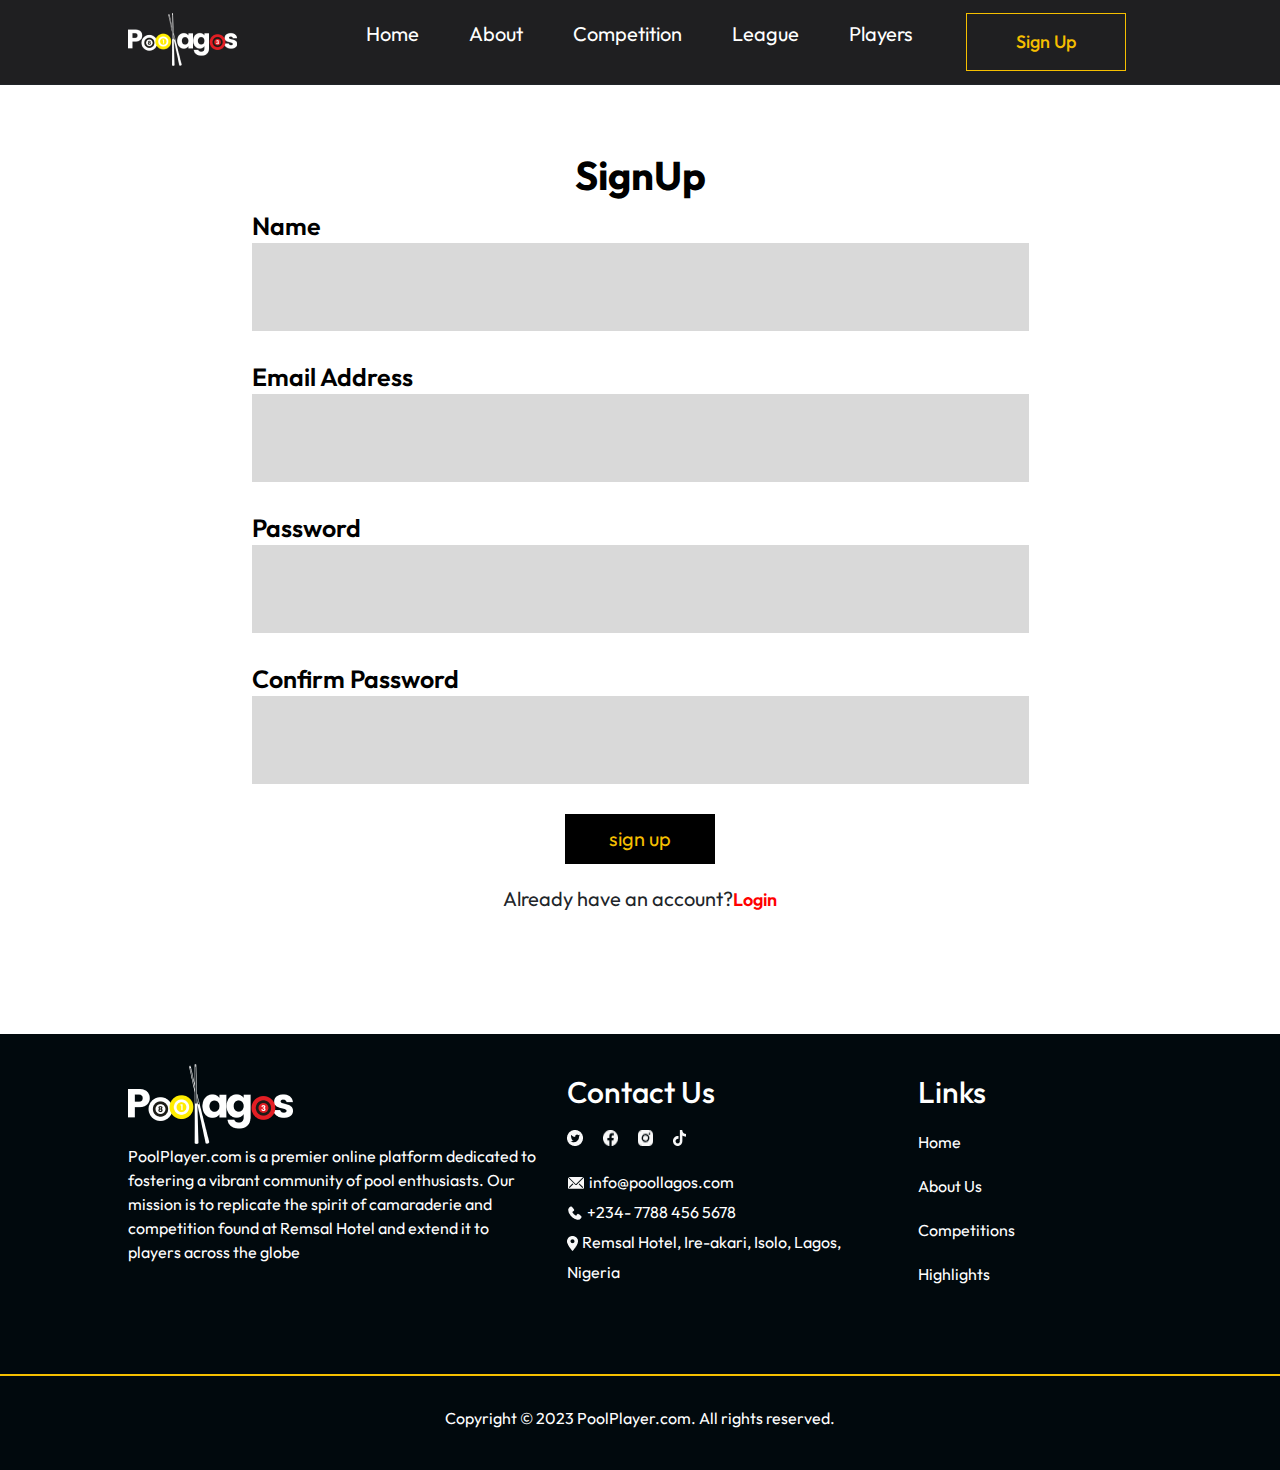
<file: signup.html>
<!DOCTYPE html>
<html lang="en">
  <head>
    <meta charset="UTF-8" />
    <meta name="viewport" content="width=device-width, initial-scale=1.0" />
    <title>pool-lagos</title>
    <link rel="stylesheet" href="style.css" />
    <link
      rel="shortcut icon"
      href="images/logo-white.png"
      type="image/x-icon"
    />

    <link
      rel="stylesheet"
      href="https://cdnjs.cloudflare.com/ajax/libs/font-awesome/4.7.0/css/font-awesome.min.css"
    />
    <link
      rel="stylesheet"
      href="https://cdn.jsdelivr.net/npm/bootstrap@5.2.3/dist/css/bootstrap.min.css"
    />
  </head>
  <body>
    <header class="my-container">
      <div class="logo">
        <a href=""><img src="images/logo.png" alt="" /></a>
      </div>
      <nav class="menu">
        <ul class="menu-list">
          <li class="menu-item">
            <a href="#" class="menu-link active">Home</a>
          </li>
          <li class="menu-item">
            <a href="about.html" class="menu-link">About </a>
          </li>
          <li class="menu-item">
            <a href="" class="menu-link">Competition</a>
          </li>
          <li class="menu-item">
            <a href="league.html" class="menu-link">League</a>
          </li>
          <li class="menu-item">
            <a href="players.html" class="menu-link">Players</a>
          </li>
        </ul>
        <div class="registration">
          <button class="btn1">Sign Up</button>
        </div>
        <div class="close">&times;</div>
      </nav>
      <div class="hamburger">
        <span class="bar"></span>
        <span class="bar"></span>
        <span class="bar"></span>
      </div>
    </header>

    <div class="container">
      <div class="signup">
        <h4>SignUp</h4>
      </div>
    </div>

    <div class="container">
      <div class="all-sign">
        <div class="sign-input">
          <div>
            <label for="">Name</label><br />
            <input type="text" /> <br />
            <br />
          </div>
          <div>
            <label for="">Email Address</label><br />
            <input type="text" /> <br />
            <br />
          </div>
          <div>
            <label for="">Password</label><br />
            <input type="password" /> <br />
            <br />
          </div>
          <div>
            <label for="">Confirm Password</label><br />
            <input type="password" />
          </div>
        </div>
        <div class="sign-btn">
          <button class="btn4">sign up</button>
          <div class="already">
            <p>Already have an account?<a href="login.html">Login</a></p>
          </div>
        </div>
      </div>
    </div>

    <footer class="footer">
      <div class="my-container">
        <div class="row">
          <div class="col-md-5 footer-detail">
            <img src="images/logo-white.png" alt="" />
            <p>
              PoolPlayer.com is a premier online platform dedicated to fostering
              a vibrant community of pool enthusiasts. Our mission is to
              replicate the spirit of camaraderie and competition found at
              Remsal Hotel and extend it to players across the globe
            </p>
          </div>

          <div class="col-md-4">
            <h4>Contact Us</h4>
            <div class="footer-icon">
              <img src="images/twitter.png" alt="" />
              <img src="images/facebook.png" alt="" />
              <img src="images/insta.png" alt="" />
              <img src="images/tiktok.png" alt="" />
            </div>
            <img src="images/email.png" alt="" />
            <span> info@poollagos.com</span> <br />
            <img src="images/phone.png" alt="" />
            <span> +234- 7788 456 5678 </span><br />
            <img src="images/map.png" alt="" />
            <span> Remsal Hotel, Ire-akari, Isolo, Lagos, Nigeria</span>
          </div>

          <div class="col-md-3">
            <h4>Links</h4>
            <div class="footer-link">
              <a href="">Home</a>
              <a href="">About Us</a>
              <a href="">Competitions</a>
              <a href="">Highlights</a>
            </div>
          </div>
        </div>
      </div>
      <div class="my-border"></div>

      <div class="text-center pb-3 mt-4 copyright text-white">
        <p>Copyright © 2023 PoolPlayer.com. All rights reserved.</p>
      </div>
    </footer>

    <script src="script.js"></script>
  </body>
</html>
</file>
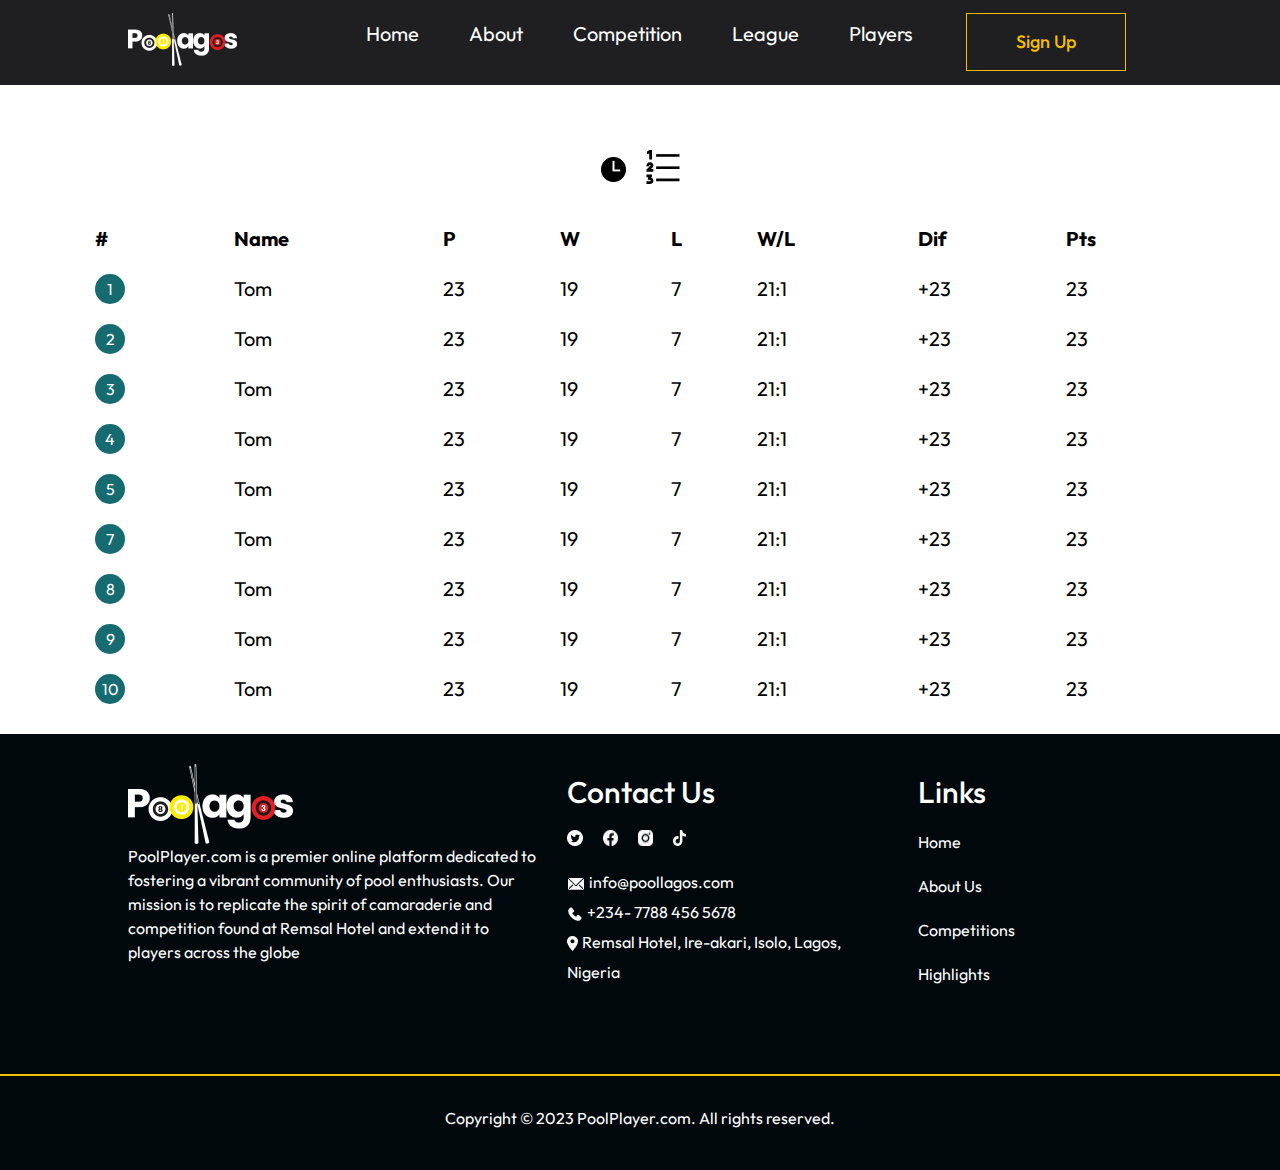
<file: stats.html>
<!DOCTYPE html>
<html lang="en">
  <head>
    <meta charset="UTF-8" />
    <meta name="viewport" content="width=device-width, initial-scale=1.0" />
    <title>pool-lagos</title>
    <link rel="stylesheet" href="style.css" />
    <link
      rel="shortcut icon"
      href="images/logo-white.png"
      type="image/x-icon"
    />
    <link
      rel="stylesheet"
      href="https://cdnjs.cloudflare.com/ajax/libs/font-awesome/4.7.0/css/font-awesome.min.css"
    />
    <link
      rel="stylesheet"
      href="https://cdn.jsdelivr.net/npm/bootstrap@5.2.3/dist/css/bootstrap.min.css"
    />
  </head>
  <body>
    <header class="my-container">
      <div class="logo">
        <a href="index.html"><img src="images/logo.png" alt="" /></a>
      </div>
      <nav class="menu">
        <ul class="menu-list">
          <li class="menu-item">
            <a href="index.html" class="menu-link active">Home</a>
          </li>
          <li class="menu-item">
            <a href="about.html" class="menu-link">About </a>
          </li>
          <li class="menu-item">
            <a href="competition.html" class="menu-link">Competition</a>
          </li>
          <li class="menu-item"><a href="league.html" class="menu-link">League</a></li>
          <li class="menu-item">
            <a href="players.html" class="menu-link">Players</a>
          </li>
        </ul>
        <div class="registration">
          <a href="signup.html"><button class="btn1">Sign Up</button></a>
        </div>
        <div class="close">&times;</div>
      </nav>
      <div class="hamburger">
        <span class="bar"></span>
        <span class="bar"></span>
        <span class="bar"></span>
      </div>
    </header>

    <div class="container stats-space">
      <div class="stats-icon">
        <div>
          <img src="images/time.png" alt="" />
        </div>

        <div>
          <img src="images/stats.png" alt="" />
        </div>
      </div>
    </div>

    <div class="container ">
     <div class="my-table1">
      <table class="table text-nowrap  table-borderless">
        <thead>
          <tr>
            <th class="">#</th>
            <th class="">Name</th>
            <th class="">P</th>
            <th class="">W</th>
            <th class="">L</th>
            <th class="">W/L</th>
            <th class="">Dif</th>
            <th class="">Pts</th>
          </tr>
        </thead>
        <tr>
          <td><span class="t-style">1</span></td>
          <td>Tom</td>
          <td>23</td>
          <td>19</td>
          <td>7</td>
          <td>21:1</td>
          <td>+23</td>
          <td>23</td>
        </tr>
        <tr>
          <td><span class="t-style">2</span></td>
          <td>Tom</td>
          <td>23</td>
          <td>19</td>
          <td>7</td>
          <td>21:1</td>
          <td>+23</td>
          <td>23</td>
        </tr>

        <tr>
          <td><span class="t-style">3</span></td>
          <td>Tom</td>
          <td>23</td>
          <td>19</td>
          <td>7</td>
          <td>21:1</td>
          <td>+23</td>
          <td>23</td>
        </tr>

        <tr>
          <td><span class="t-style">4</span></td>
          <td>Tom</td>
          <td>23</td>
          <td>19</td>
          <td>7</td>
          <td>21:1</td>
          <td>+23</td>
          <td>23</td>
        </tr>

        <tr>
          <td><span class="t-style">5</span></td>
          <td>Tom</td>
          <td>23</td>
          <td>19</td>
          <td>7</td>
          <td>21:1</td>
          <td>+23</td>
          <td>23</td>
        </tr>
        <tr>
          <td><span class="t-style">7</span></td>
          <td>Tom</td>
          <td>23</td>
          <td>19</td>
          <td>7</td>
          <td>21:1</td>
          <td>+23</td>
          <td>23</td>
        </tr>

        <tr>
          <td><span class="t-style">8</span></td>
          <td>Tom</td>
          <td>23</td>
          <td>19</td>
          <td>7</td>
          <td>21:1</td>
          <td>+23</td>
          <td>23</td>
        </tr>

        <tr>
          <td><span class="t-style">9</span></td>
          <td>Tom</td>
          <td>23</td>
          <td>19</td>
          <td>7</td>
          <td>21:1</td>
          <td>+23</td>
          <td>23</td>
        </tr>

        <tr>
          <td><span class="t-style">10</span></td>
          <td>Tom</td>
          <td>23</td>
          <td>19</td>
          <td>7</td>
          <td>21:1</td>
          <td>+23</td>
          <td>23</td>
        </tr>
      </table>
     </div>
    </div>

    <footer class="footer">
      <div class="my-container">
        <div class="row">
          <div class="col-md-5 footer-detail">
            <img src="images/logo-white.png" alt="" />
            <p>
              PoolPlayer.com is a premier online platform dedicated to fostering
              a vibrant community of pool enthusiasts. Our mission is to
              replicate the spirit of camaraderie and competition found at
              Remsal Hotel and extend it to players across the globe
            </p>
          </div>

          <div class="col-md-4">
            <h4>Contact Us</h4>
            <div class="footer-icon">
              <img src="images/twitter.png" alt="" />
              <img src="images/facebook.png" alt="" />
              <img src="images/insta.png" alt="" />
              <img src="images/tiktok.png" alt="" />
            </div>
            <img src="images/email.png" alt="" />
            <span> info@poollagos.com</span> <br />
            <img src="images/phone.png" alt="" />
            <span> +234- 7788 456 5678 </span><br />
            <img src="images/map.png" alt="" />
            <span> Remsal Hotel, Ire-akari, Isolo, Lagos, Nigeria</span>
          </div>

          <div class="col-md-3">
            <h4>Links</h4>
            <div class="footer-link">
              <a href="">Home</a>
              <a href="">About Us</a>
              <a href="">Competitions</a>
              <a href="">Highlights</a>
            </div>
          </div>
        </div>
      </div>
      <div class="my-border"></div>

      <div class="text-center pb-3 mt-4 copyright text-white">
        <p>Copyright © 2023 PoolPlayer.com. All rights reserved.</p>
      </div>
    </footer>

    <script src="script.js"></script>
  </body>
</html>
</file>
<file: style.css>
@import url("https://fonts.googleapis.com/css2?family=Outfit:wght@100;200;400;500;600;700;800;900&display=swap");
* {
  padding: 0;
  margin: 0;
  box-sizing: border-box;
  font-family: "Outfit", sans-serif;
  font-size: 20px;
}
:root {
  --background-color: rgba(31, 31, 33, 1);
  --txt-color: rgba(255, 255, 255, 0.6);
  --color: rgba(255, 255, 255, 1);
  --primary-color: rgba(255, 237, 0, 1);
  --secondary-color: #f5bf00;
  --active: rgba(255, 215, 0, 1);
  --dark-gold: rgba(167, 155, 13, 1);
  --fourty: 2.5rem;
  --sixty: 3.75rem;
  --twenty: 1.25rem;
  --transition: 0.25s ease-in-out;
  --banner: #01090d;
  --btn3: #f5bf00;
  --black: #000;
  --gridcolor1: rgba(223, 178, 21, 0.8);
  --gridcolor2: #287e21;
  --gridcolor3: #7a1515;
  --gridcolor4: #166b70;
  --hover: rgba(250, 253, 97, 0.7);
  --details: #2d2b2b;
}
body {
  scrollbar-width: thin;
  scrollbar-color: var(--background-color);
}
body::-webkit-scrollbar {
  width: 5px;
}

body::-webkit-scrollbar-track {
  background-color: transparent;
}

body::-webkit-scrollbar-thumb {
  background-color: var(--background-color);
  border-radius: 20px;
  border: 1px solid rgb(32, 32, 32);
  margin-inline: 1rem;
}
header {
  position: relative;
  background-color: var(--background-color);
  display: grid;
  position: fixed;
  top: 0;
  left: 0;
  right: 0;
  grid-template-columns: auto 1fr;
  gap: 10%;
  padding-block: 1%;
  border-bottom: 1px solid;
  z-index: 1;
}
a {
  color: var(--txt-color);
  text-decoration: none;
}
h1 {
  font-size: var(--fourty);
}

/* ============ reused style ================ */
.my-container {
  padding-inline: 10%;
  z-index: 1000;
}
.active {
  color: var(--active);
}
.center {
  display: flex;
  justify-content: center;
  align-items: center;
}
.mb {
  margin-block: var(--fourty);
}

/* ============ reused style ================ */
.menu {
  display: flex;
  justify-content: space-around;
  align-items: center;
  transition: var(--transition);
}
.menu-list {
  display: flex;
  justify-content: center;
  align-items: center;
  gap: var(--fourty);
  list-style: none;
  text-decoration: none;
  text-align: center;
  padding: 0;
  margin-top: 4px;
}
.registration {
  display: flex;
  gap: 0.625rem;
}
.registration a {
  text-decoration: none;
}
.btn1 {
  background-color: transparent;
  border: 1px solid #f5bf00;
  color: #f5bf00;
  width: 160px;
  height: 58px;
  padding: 0.5rem 1rem;
  transition: var(--transition);
  font-size: 0.9rem;
  font-weight: 500;
  cursor: pointer;
  white-space: nowrap;
}
.btn1:hover {
  background-color: var(--secondary-color);
  color: rgba(255, 255, 255, 1);
}

.hamburger {
  display: flex;
  flex-direction: column;
  justify-content: space-between;
  height: 1.3rem;
  width: 1.5rem;
  position: absolute;
  top: 1.5rem;
  right: 10%;
  cursor: pointer;
}
.bar {
  height: 0.3rem;
  background: white;
  display: block;
  border-radius: 0.7rem;
  transition: var(--transition);
}
.bar:nth-child(1) {
  width: 100%;
}

.bar:nth-child(2) {
  width: 70%;
}
.bar:nth-child(3) {
  width: 50%;
}
.hamburger:hover .bar:nth-child(3) {
  width: 100%;
}
.hamburger:hover .bar:nth-child(1) {
  width: 50%;
}
.close {
  position: absolute;
  top: 0;
  left: 2rem;
  font-size: 3rem;
  transition: var(--transition);
  display: none;
  color: rgba(255, 255, 255, 0.6);
  cursor: pointer;
}

.menu-item a {
  text-decoration: none;
  color: white;
  text-align: left;
}

.menu-item a:hover{
  color: var(--btn3);
}

.close:hover {
  color: white;
}
@media screen and (max-width: 1080px) {
  .menu-list {
    gap: 1.5rem;
  }
}
@media screen and (max-width: 1000px) {
  .close {
    display: flex;
  }
  header {
    padding-block: 3%;
  }
  .registration {
    margin: 0;
    margin-top: 2rem;
    justify-self: start;
  }
  .menu {
    position: fixed;
    inset: 0 0 0 30%;
    background: var(--banner);
    /* background: rgba(0 0 0 / 0.7); */
    /* backdrop-filter: blur(0.5rem); */
    flex-direction: column;
    justify-content: center;
    text-align: center;
    opacity: 0;
    transform: translateX(100%);
    z-index: 3;
  }

  @media (max-width: 768px) {
    @supports (backdrop-filter: blur(0.5rem)) {
      .menu {
        background: #000;
      }
    }
  }
  .menu.active {
    transform: translateX(0);
    opacity: 1;
  }
  .menu-list {
    flex-direction: column;
  }
  .menu-item {
    width: 5rem;
    text-align: left;
    text-decoration: none;
  }

  .menu-item a {
    text-decoration: none;
    /* color: white; */
  }

  .menu-link {
    text-decoration: none;
    display: flex;
    justify-content: start;
  }
  .btn2 {
    background-color: rgba(53 53 53 / 0.6);
    border-radius: var(--twenty);
    padding: 0.5rem 2rem;
  }
  .hamburger {
    z-index: 2;
  }
}
@media screen and (min-width: 1000px) {
  .hamburger {
    display: none;
  }
}
@media screen and (max-width: 560px) {
  .menu {
    inset: 0 0 0 0;
  }
}
.main {
  margin-top: 90px;
  width: 100%;
  height: 80vh;
}

.wrapper,
.slide {
  width: 100%;
  height: 100%;
}

.slide {
  overflow: hidden;
}
.slide::before {
  content: "";
  position: absolute;
  height: 100%;
  width: 100%;
  background-color: rgba(0, 0, 0, 0.4);
  z-index: 10;
}

.slide .image {
  height: 100%;
  width: 100%;
  object-fit: cover;
}

.slide .image-data {
  position: absolute;
  top: 50%;
  left: 26%;
  display: flex;
  justify-content: end;
  flex-direction: column;
  text-align: left;
  transform: translate(-50%, -50%);
  width: 100%;
  z-index: 100;
  width: fit-content;
}


.image-data p {
  font-size: 19px;
  font-weight: 500;
  color: #fff;
}

.image-data h2 {
  font-size: 2.5rem;
  color: var(--color);
  font-style: normal;
  font-weight: 700;
  line-height: normal;
  text-decoration-line: underline;
}

.media-home{
  display: none !important;
}
.slide .image-data2 {
  position: absolute;
  top: 50%;
  left: 50%;
  transform: translate(-50%, -50%);
  width: 100%;
  z-index: 100;
  text-align: center;
}


.image-data2 p {
  font-size: 19px;
  font-weight: 500;
  color: #fff;
}

.image-data2 h2 {
  font-size: 2.5rem;
  color: var(--color);
  font-style: normal;
  font-weight: 700;
  line-height: normal;
  text-decoration-line: underline;
}


@media (max-width: 1024px) {
  .media-home{
    display: block !important;
  }
  .image2{
    height: 100%;
  width: 100%;
  object-fit: cover;
  }
  .media1{
    display: none !important;
  }

  .image-data2{
    padding-inline: 5%;
  }
  .image-data2 h2{
    font-size: 2rem;
  }
}
@media (max-width: 768px) {
  .slide .image-data{
    padding-left: 30%;
    padding-right: 0;
  }
  .image-data2{
    margin-top: 30px;
  }
  .image-data h2{
    font-size: 35px;
  }
  .image-data p{
    font-size: 15px;
  }
  .image{
    height: 100%;
  width: 100%;
  object-fit: cover;
  }
  .main{
    margin-top: 5px;
  }
}

a.button {
  display: inline-block;
  padding: 10px 35px;
  border-radius: 10px;
  color: #333;
  background: #fff;
  text-decoration: none;
  margin-top: 25px;
  transition: all 0.3s ease-in-out;
}

a.button:hover {
  background-color: #c87e4f;
  color: #fff;
}

.swiper-pagination{
  display: flex;
  justify-content: start;
  padding-inline: 15%;
}

@media (max-width:768px) {
  .swiper-pagination{
    display: flex;
    justify-content: center;align-items: center;
  }
}
.swiper-pagination-bullet {
  opacity: 1;
  height: 17px !important;
  width: 17px !important;
  background-color: var(--btn3) !important;
}

.swiper-pagination-bullet-active {
  border: 2px solid #fff;
  background-color: #333;
}

.banner {
  background-color: var(--banner);
  padding-left: 10%;
}

.banner-item {
  display: grid;
  grid-template-columns: 1fr 1fr;
  align-items: center;
  justify-content: space-between;
  gap: 35px;
}
.banner-slider {
  display: flex;
  width: 300%; /* Adjust as needed based on the number of slides */
  transition: transform 1s ease-in-out;
}

.banner-heading h4 {
  color: var(--color);
  font-size: 2.5rem;
  font-style: normal;
  font-weight: 700;
  line-height: normal;
  text-decoration-line: underline;
}

.banner-heading p {
  color: var(--color);
}

@media (max-width: 768px) {
  .banner-heading h4 {
    font-size: 0.9rem !important;
  }
  .banner-heading p {
    font-size: 0.7rem !important;
  }
  .banner-heading {
    margin-left: 50px;
  }
}

.btn3 {
  border: none;
  background-color: var(--btn3);
  width: 150px;
  height: 45px;
  margin-top: 1rem;
  color: var(--black);
  white-space: nowrap;
}

.banner-img > img {
  width: 100%;
}
@media (max-width: 1220px) {
  .banner-heading h4 {
    font-size: 1.5rem;
  }
  .banner-heading p {
    font-size: 0.9rem;
  }
  .banner-heading button {
    font-size: 0.9rem;
  }
}

@media (max-width: 990px) {
  .banner-img > img {
    display: none;
  }
  .banner {
    padding-block: 4rem;
  }
}

.today {
  display: grid;
  place-items: center;
}

.today-heading h4 {
  font-size: 2rem;
  font-style: normal;
  font-weight: 700;
  line-height: normal;
  text-decoration-line: underline;
  padding-block: 5rem;
}

@media (max-width:768px) {
  .today-heading h4{
    font-size: 1.5rem;
  }
}

.todays-game {
  display: grid;
  grid-template-columns: repeat(2, minmax(250px, 1fr));
  grid-gap: 20px;
  width: 100%;
  color: #fff;
}
.today-grid {
  display: grid;
  gap: 50px;
  background-color: var(--gridcolor1);
  padding: 50px;
}

.first-grid {
  display: grid;
  grid-template-columns: repeat(3, 1fr);
}
.first-grid > div {
  display: flex;
  justify-content: center;
  align-items: center;
  gap: 10px;
  flex-direction: column;
}

.center1{
  display: flex;
  flex-direction: column;
  justify-content: center;
  align-items: center;
}
.view {
  display: flex;
  justify-content: center;
  align-items: center;
  padding-block: 2rem;
}
.btn4 {
  background-color: var(--black);
  color: var(--btn3);
  border: none;
  width: 150px;
  height: 50px;
}

.btn4:hover {
  border: 1px solid var(--btn3);
  background: transparent;
  color: #000;
  transition: all 0.5s ease-in-out;
}
/* .todays-game:nth-of-type(2){
  background-color: black;
} */
.today-grid:nth-child(2) {
  background-color: var(--gridcolor2);
}

.today-grid:nth-child(3) {
  background-color: var(--gridcolor3);
}

.today-grid:nth-child(4) {
  background-color: var(--gridcolor4);
}

@media (max-width: 830px) {
  .todays-game {
    grid-template-columns: 1fr;
  }
}

@media (max-width: 768px) {
  .first-grid {
    /* grid-template-columns: 1fr; */
    gap: 15px;
  }

  .todays-game{
    grid-template-columns: repeat(1, minmax(220px, 1fr));

  }

  .today-grid{
    padding-inline: 8%;
  }
}

@media (min-width: 912px) and (max-width: 1368px) {
  .todays-game {
    grid-template-columns: 1fr;
  }
}

/* location styling */
.near h4 {
  display: grid;
  place-items: center;
  font-size: 2rem;
  font-style: normal;
  font-weight: 700;
  line-height: normal;
  text-decoration-line: underline;
}

@media (max-width: 768px) {
  .near h4{
    font-size: 1.3rem;
    margin-bottom: 19px;
  }
}

.location {
  display: grid;
  grid-template-columns: repeat(5, 400px);
  gap: 2rem;
  overflow-x: scroll;
  margin-left: 10%;
}

@media (max-width: 768px) {
  .location {
    grid-template-columns: repeat(5, 200px);
  }
}

.location::-webkit-scrollbar {
  display: none;
}

.location img {
  width: 100%;
}

.display-all {
  position: relative;
  transition: opacity 0.3s ease; /* Updated transition property */
}

.disp-location {
  position: absolute;
  bottom: 0;
  padding-inline: 10%;
  right: 0;
  left: 0;
  height: 25%; /* Initially hidden */
  background: rgba(0, 0, 0, 0.8);
  transition: height 0.3s ease, opacity 0.3s ease; /* Added height transition property */
  overflow: hidden; /* Hide any overflowing content */
}

.disp-location h4 {
  color: var(--color);
  font-size: 1.1rem;
  font-weight: 600;
}

.disp-location p {
  color: #f5bf00;
  font-size: 15px;
  font-weight: 400;
}

@media (max-width: 768px) {
  /* .disp-location{
      height: 30%;
    } */
  .disp-location h4 {
    font-size: 0.6rem;
  }
  .disp-location p {
    font-size: 0.6rem;
  }
}
.display-all:hover .disp-location {
  height: 50%;
  opacity: 1;
}
.display-all:hover .disp-location h4 {
  text-decoration: underline;
}

/* players styling */

.players {
  padding-block: 100px;
}

.player h4 {
  display: grid;
  place-items: center;
  font-size: 2rem;
  font-style: normal;
  font-weight: 700;
  line-height: normal;
  text-decoration-line: underline;
}

@media (max-width: 768px) {
  .player h4{
    font-size: 1.3rem;
  }
}
.players-grid {
  display: grid;
  place-items: center;
  grid-template-columns: 1fr 1fr 1fr 1fr;
  grid-gap: 20px;
  width: 100%;
}

@media (max-width: 768px) {
  .players-grid {
    grid-template-columns: 1fr;
  }
}

@media (min-width: 768px) and (max-width: 1024px) {
  .players-grid {
    grid-template-columns: 1fr 1fr;
  }
}
.player1-grid h5,
a {
  display: flex;
  justify-content: center;
  align-items: center;
}

.player1-grid a {
  color: var(--btn3);
  text-decoration: none;
  margin-bottom: 2rem;
}
.my-space {
  margin-bottom: 6.1rem;
}

/* about styling */

.about {
  background-color: var(--banner);
  margin-top: 6.25rem;
}
.about-space {
  padding-block: 3rem;
}

.about-space h4 {
  color: #fff;
  font-size: 2rem;
  font-style: normal;
  font-weight: 700;
  line-height: normal;
  text-decoration-line: underline;
}

@media (max-width: 768px) {
  .about-space h4{
    font-size: 1.3rem;
    margin-bottom: 20px;
  }
}
.about-space p {
  color: #fff;
  font-size: 1rem;
  font-style: normal;
  font-weight: 400;
  line-height: normal;
}

@media (min-width: 768px) and (max-width: 1024px) {
  .about-space p{
    font-size: 0.8rem;
  }
  .about-space img{
    margin-top: 50px;
  }
}

@media (max-width: 768px) {
  .about-space p{
    font-size: 0.8rem;
  }
}
.learn-btn {
  border: 1px solid var(--btn3);
  width: 150px;
  height: 50px;
  background: transparent;
  color: var(--btn3);
}

@media (max-width: 768px) {
  .learn-btn {
    margin-bottom: 2rem;
  }
}

/* highlights */

.highlights {
  display: grid;
  place-items: center;
  margin-top: 6.25rem;
}

.highlights h4 {
  font-size: 2rem;
  font-style: normal;
  font-weight: 700;
  line-height: normal;
  text-decoration-line: underline;
}
@media (max-width: 768px) {
  .highlights h4{
    font-size: 1.3rem;
    margin-bottom: 20px;
  }
}
.highlights-grid {
  display: grid;
  justify-items: center; /* Center items horizontally within their grid cell */
  align-items: center; /* Center items vertically within their grid cell */
  gap: 2rem;
  grid-template-columns: repeat(4, minmax(250px, 1fr));
}

.img-grid {
  display: flex;
  justify-content: center;
  align-items: center;
  width: 100%; /* To ensure the image takes full width of the grid cell */
  position: relative;
}
.img-grid img {
  width: 100%;
}
.img-grid > div {
  position: absolute;
}

.high-para {
  position: absolute;
  background-color: var(--hover);
  width: 200px;
  /* padding: 5px; */
  padding-bottom: 5px;
  left: 0;
  top: 0;
  opacity: 0;
  transition: var(--transition);
}

.high-para p {
  margin-top: 15px;
  margin-left: 20px;
  font-size: 1rem;
  font-weight: 700;
}

.img-grid:hover .high-para {
  opacity: 1;
}

.img-scale {
  transition: var(--transition);
}
.img-grid:hover .img-scale {
  transform: scale(1.3);
}
@media screen and (max-width: 768px) {
  .highlights-grid {
    grid-template-columns: 1fr;
  }
}

@media (min-width: 768px) and (max-width: 1023px) {
  .highlights-grid {
    grid-template-columns: 1fr 1fr;
  }
}

@media (min-width: 1024px) and (max-width: 1279px) {
  .highlights-grid {
    grid-template-columns: repeat(3, 1fr);
  }
}

/* ================ comp section ================ */
.comp-grid {
  margin-block: 100px;
}
.comp-header {
  display: flex;
  justify-content: center;
  align-items: center;
  margin-bottom: 37px;
}

.comp-header h1 {
  color: #000;
  font-size: 2rem;
  font-style: normal;
  font-weight: 700;
  line-height: normal;
  text-decoration-line: underline;
}

@media (max-width: 768px) {
  .comp-header h1{
    font-size: 1.3rem;
  }
}
.comp-items {
  display: grid;
  grid-template-columns: repeat(3, 1fr);
  gap: 1.4rem;
}

@media (max-width: 768px) {
  .comp-items {
    display: grid;
    grid-template-columns: 1fr;
  }
}
@media (max-width: 820px) {
  .comp-items {
    display: grid;
    grid-template-columns: 1fr;
  }
}
.comp-item {
  box-shadow: 0 0 3px rgba(0 0 0 / 0.3);
}

.comp-item h4 {
  color: #000;
  font-size: 24px;
  font-style: normal;
  font-weight: 700;
  line-height: normal;
}
.comp-img img {
  width: 100%;
}
.comp-details {
  padding: 1rem 1.5rem;
}

/* =======================================about styling====================================== */
.about-banner {
  background: url(images/h-banner.png);
  margin-top: 30px;
  padding-block: 7rem;
  background-repeat: no-repeat;
}

@media (max-width:768px) {
  .about-banner{
    background-size: cover;
  }
}
.about-content {
  display: flex;
  justify-content: center;
  align-items: center;
}

.about-heading h3 {
  color: var(--color);
  font-size: 2rem;
  font-weight: 700;
}

.about-section {
  margin-bottom: 55px;
}
.about-section h4 {
  margin-top: 100px;
  color: #000;
  font-size: 2rem;
  font-weight: 700;
  text-decoration-line: underline;
}
.about-section p {
  color: #000;
  font-size: 0.98rem;
  font-weight: 400;
}

@media (min-width: 768px) and (max-width: 1024px) {
  .about-section p {
    font-size: 17px;
  }

  .about-section h4 {
    font-size: 30px;
    margin-top: 40px;
  }
  .about-section img {
    margin-top: 0;
  }
  .about-section{
    margin-top: 50px;
  }
}


.about-section img {
  margin-top: 90px;
}

.core-values {
  background-color: var(--banner);
}

.core {
  display: grid;
  grid-template-columns: 1fr 1fr;
  place-items: center;
  gap: 1rem;
  padding-top: 2.875rem;
  padding-inline: 5rem;
  padding-bottom: 2.6rem;
}

@media (max-width: 768px) {
  .core {
    grid-template-columns: 1fr;
    padding-inline: 0;
  }
  .core p {
    font-size: 0.8rem !important;
  }
}

@media (min-width: 768px) and (max-width: 1024px) {
  .core {
    grid-template-columns: 1fr;
  }
}

.core h4 {
  display: grid;
  place-items: center;
  margin-top: 1.75rem;
  color: var(--color);
  font-size: 2rem;
  font-style: normal;
  font-weight: 700;
  line-height: normal;
  text-decoration-line: underline;
}

.core p {
  display: grid;
  place-items: center;
  margin-bottom: 80px;
  color: var(--color);
  font-size: 0.9rem;
  font-style: normal;
  font-weight: 400;
  line-height: normal;
  padding-inline: 2rem;
}

.vision {
  background: #954444;
}
.mission {
  background: #954444;
}

.choose-heading h3 {
  display: flex;
  justify-content: center;
  align-items: center;
  color: #000;
  font-size: 2rem;
  font-style: normal;
  font-weight: 700;
  line-height: normal;
  text-decoration-line: underline;
  margin-top: 6rem;
  margin-bottom: 1.5rem;
}

@media (max-width: 768px) {
  .choose-heading h3{
    font-size: 1.3rem;
  }
}

.choose-details p {
  display: flex;
  justify-content: center;
  align-items: center;
  text-align: center;
  color: #000;
  font-size: 0.9rem;
  font-style: normal;
  font-weight: 400;
  line-height: normal;
}

.choose-img {
  display: grid;
  place-items: center;
}

.choose-img img {
  margin-bottom: 6rem;
}

/* =====================connect-============================ */

.connect-banner {
  background: url(images/connect1.png);
  padding-block: 7rem;
  background-repeat: no-repeat;
}

@media (max-width: 768px) {
  .connect-banner{
    background-size: cover;
  }
}


@media (min-width: 768px) and (max-width: 1024px) {
  .connect-banner {
    background-size: cover;
  }

  .about-banner {
    background-size: cover;
  }
}

.connect-content {
  display: grid;
  place-items: center;
}

.connect-heading h3 {
  color: var(--color);
  font-size: 2rem;
  font-weight: 700;
}


.connect h3 {
  display: grid;
  place-items: center;
  color: #000;
  font-size: 40px;
  font-style: normal;
  font-weight: 700;
  line-height: normal;
  margin-top: 6.1rem;
}


@media (max-width: 768px) {
  .connect h3{
    font-size: 1.2rem;
    margin-bottom: 20px;
  }
}

/* ===============================details style================================ */

.about-players {
  margin-top: 150px;
  background: var(--details);
}

.details-players{
  display: flex;
  gap: 30px;
}

@media (min-width: 768px) and (max-width: 1024px){
  .about-players{
    padding-top: 40px;
  }
}


@media (min-width: 810px) and (max-width: 1180px){
    .details-players{
      flex-direction: column;
    }

    .personal{
      display: flex;
      justify-content: center;
      align-items: center;
      flex-direction: column;
    }

    .personal2 h4{
      margin: 0 !important;
    }
    
}

@media (max-width: 768px) {
  .details-players{
    flex-direction: column;
    gap: 0;
    padding-inline: 20px;
  }
}

.personal h4 {
  /* text-align: center; */
  color: #fff;
  font-size: 30px;
  font-style: normal;
  font-weight: 700;
  line-height: normal;
}

@media (max-width: 768px) {
  .personal {
    display: flex;
    justify-content: center;
    align-items: center;
    flex-direction: column;
  }
  .img1 span {
    margin-right: 30px;
  }
  .personal2 p {
    font-size: 0.7rem !important;
  }
  .about-players {
    margin-top: 50px;
  }

  .my-btn1{
    font-size: 0.8rem;
    width: 130px !important;
    height: 40px !important;
  }

  .my-btn2{
    font-size: 0.8rem;
    width: 130px !important;
    height: 40px !important;
  }

  .my-btn{
    padding-bottom: 20px !important;
  }

  .personal2 h4{
    margin: 0 !important;
  }
}

.personal span {
  color: var(--color);
}

.img1 {
  margin-top: 0 !important;
  display: flex;
  align-items: center;
  /* justify-content: center; */
  margin-left: 40px;
}

.img1 img {
  padding-bottom: 25px;
  margin-right: 5px;
}
.personal img {
  margin-top: 29px;
}


.personal2 h4 {
  margin-top: 52px;
  color: #fff;
  font-size: 2rem;
  font-style: normal;
  font-weight: 700;
  line-height: normal;
  text-decoration-line: underline;
}

.personal2 p {
  color: var(--color);
  font-size: 1.2rem;
  font-style: normal;
  font-weight: 400;
  line-height: normal;
}
.my-btn {
  display: flex;
  justify-content: flex-end;
  padding-bottom: 30px;
}

.my-btn1 {
  width: 160px;
  height: 50px;
  color: var(--btn3);
  background: transparent;
  margin-right: 10px;
  /* font-size: 0.5rem; */
  border: none;
  border: 1px solid var(--btn3);
}

.my-btn2 {
  width: 160px;
  height: 50px;
  color: var(--black);
  background: var(--btn3);
  border: none;
}

/* =================================matches================================================= */
.matches {
  margin-top: 78px;
  background: var(--black);
  margin-bottom: 6.1rem;
  padding-bottom: 10px;
}
.match {
  display: grid;
  place-items: center;
  padding-top: 15px;
}

.match h4 {
  color: var(--color);
}

.all-matches {
  display: grid;
  grid-template-columns: 1.3fr 1fr;
  border: 1px solid var(--color);
  /* border-bottom: none; */
}

@media (max-width: 768px) {
  .all-matches {
    grid-template-columns: 1fr;
  }
}
@media (max-width: 820px) {
  .all-matches {
    grid-template-columns: 1fr;
  }
}

.previous h5 {
  margin-top: 53px;
  color: var(--color);
}

.prev-heading h5 {
  margin-left: 53px;
  margin-bottom: 40px;
}

.previous {
  border: 1px solid var(--color);
  border-top: none;
  border-left: none;
  border-bottom: none;
}

.master-match {
  border: 1px solid var(--color);
  border-right: none;
  border-left: none;
  border-bottom: none;
}

.prev-matches {
  display: grid;
  grid-template-columns: 0.3fr 1fr;
}

.FT {
  border: solid 1px var(--color);
  border-top: none;
  border-left: none;
  display: flex;
  justify-content: center;
  align-items: center;
  flex-direction: column;
  color: var(--color);
}

.prev-player {
  display: flex;
  justify-content: space-between;
  align-items: center;
  gap: 50px;
  border-bottom: 1px solid var(--color);
}
.prev-player p {
  color: var(--color);
}

.prev-name {
  margin-left: 44px;
  margin-top: 16px;
}

.win {
  background: green;
  width: 30px;
  display: grid;
  place-items: center;
  height: 30px;
  border-radius: 50%;
}

.lose {
  background: red;
  width: 30px;
  display: grid;
  place-items: center;
  height: 30px;
  border-radius: 50%;
}
.win-lose {
  display: flex;
  justify-content: flex-end;
  margin-top: 10px;
  gap: 15px;
  margin-right: 20px;
}

.upcoming-grid {
  border-top: 1px solid var(--color);
  display: grid;
  grid-template-columns: 1fr 1fr 1fr;
  place-items: center;
}
.up-heading {
  display: flex;
  justify-content: center;
  margin-top: 53px;
  margin-bottom: 31px;
  color: var(--color);
}

.upcoming-player {
  display: grid;
  place-items: center;
}

.upcoming-player h4 {
  color: #fff;
  font-size: 24px;
  font-style: normal;
  font-weight: 700;
  line-height: normal;
}

@media (max-width: 768px) {
  .upcoming-player h4 {
    white-space: nowrap;
  }
}
.timing p {
  color: #fff;
  font-size: 16px;
  font-style: normal;
  font-weight: 700;
  line-height: normal;
}

.timing {
  margin-top: 76px;
}

.upcoming-btn {
  display: grid;
  place-items: center;
  border-bottom: 1px solid var(--color);
}

.up-btn {
  width: 140px;
  height: 38px;
  color: var(--btn3);
  border: 1px solid var(--btn3);
  font-size: 16px;
  font-style: normal;
  font-weight: 600;
  line-height: normal;
  margin-bottom: 15px;
}

.upcoming-details {
  display: flex;
  justify-content: space-around;
  align-items: center;
  margin-top: 10px;
  border-bottom: 1px solid var(--color);
}

.upcoming-details h4 {
  color: var(--color);
}

.winning {
  display: grid;
  place-items: center;
  margin-top: 30px;
  border-bottom: 1px solid var(--color);
}

.winning p {
  color: #fff;
  font-size: 24px;
  font-style: normal;
  font-weight: 600;
  line-height: normal;
}

.win-btn {
  margin-bottom: 40px;
}
.win-btn1 {
  width: 130px;
  height: 38px;
  border: none;
}

.win-btn2 {
  width: 130px;
  height: 38px;
  border: none;
  background-color: var(--btn3);
}

.total {
  display: flex;
  justify-content: center;
  align-items: center;
  margin-top: 20px;
  border-bottom: 1px solid var(--color);
}

.total h4 {
  color: #fff;
  font-size: 24px;
  font-style: normal;
  font-weight: 700;
  line-height: normal;
  margin-bottom: 20px;
}

.earnings {
  display: flex;
  justify-content: space-between;
  padding-inline: 2rem;
  padding-block: 1.5rem;
  border-bottom: 1px solid var(--color);
}

.earnings p {
  color: #fff;
  font-size: 0.8rem;
  font-style: normal;
  font-weight: 600;
  line-height: normal;
}

.view1 {
  display: flex;
  justify-content: flex-end;
}

.view1 a {
  text-decoration: none;
  color: var(--btn3);
  padding-inline: 10px;
}

/* ====================================competitions========================================= */
.competitions {
  display: grid;
  place-items: center;
  margin-top: 7rem;
}
.competitions h4 {
  color: #000;
  font-size: 2rem;
  font-style: normal;
  font-weight: 700;
  line-height: normal;
  text-decoration-line: underline;
}

.all-competition {
  display: grid;
  place-items: center;
  grid-template-columns: 1fr 1fr 1fr;
  background: var(--black);
  margin-bottom: 20px;
}

@media (max-width: 768px) {
  .all-competition {
    grid-template-columns: ifr;
    margin-top: 30px;
  }
  .comp-grid {
    display: grid;
    place-items: center;
    grid-template-columns: 1fr;
  }

  .comp-wrap {
    display: flex;
    flex-direction: column;
  }
    .comp-wrap img{
      margin-right: 15px;
    }

    .comp-wrap h4{
      margin-left: 15px;
    }
  
  .comp-para {
    text-align: none;
  }
}

.last-comp {
  margin-bottom: 6rem;
}

.all-competition h4 {
  color: var(--btn3);
  font-size: 32px;
  font-style: normal;
  font-weight: 700;
  line-height: normal;
}

.comp-wrap {
  display: flex;
  align-items: center;
  justify-content: center;
  gap: 10px;
}

.comp-para {
  text-align: center;
}

.comp-versus {
  margin-top: 4rem;
  color: var(--color);
}

/* ===========================league======================================================== */
.my-league {
  padding-inline: 5% !important;
  /* border: solid; */
}
.league-heading h4 {
  color: #000;
  font-size: 2rem;
  margin-top: 150px;
  font-style: normal;
  font-weight: 700;
  line-height: normal;
  text-decoration-line: underline;
}

.league-heading {
  display: flex;
  justify-content: center;
}

.leagues {
  border: 1px solid var(--black);
  margin-bottom: 25px;
}
.league {
  display: grid;
  grid-template-columns: 1fr 1fr 1fr;
  place-items: center;
  margin-top: 28px;
}

.league p {
  font-size: 22px;
  font-style: normal;
  font-weight: 600;
  line-height: normal;
}

@media (max-width: 768px) {
  .league p {
    font-size: 13px;
    white-space: nowrap;
  }
}

.stats {
  display: flex;
  justify-content: center;
  margin-top: 27px;
}

.leaguestats {
  display: flex;
  justify-content: center;
}

.leaguestats p {
  font-size: 16px;
  font-style: normal;
  font-weight: 600;
  line-height: normal;
  margin-top: 28px;
}

.set-menu {
  display: grid;
  grid-template-columns: 1fr 1fr 1fr;
  place-items: center;
  background-color: var(--black);
  padding-top: 20px;
  padding-bottom: 20px;
}

.last-league {
  margin-bottom: 100px;
}

.stats-space {
  margin-top: 150px;
}
.stats-icon {
  display: flex;
  justify-content: center;
  align-items: center;
  gap: 20px;
  margin-bottom: 30px;
}

.my-table {
  margin-bottom: 90px;
  display: grid;
  place-items: center;
  padding-inline: 10% !important;
}

.t-style {
  display: grid !important;
  place-items: center !important;
  text-align: center !important;
  border-radius: 100% !important;
  height: 30px !important;
  width: 30px !important;
  color: var(--color);
  background-color: #166b70 !important;
  font-size: 16px;
}
.my-table1{
  overflow-x: scroll !important;
}

.my-table1::-webkit-scrollbar {
  display: none;
}

/* ====================sign up ====================================== */

.all-sign {
  display: grid;
  /* grid-template-columns: 1fr; */
  place-items: center;
}
.signup h4 {
  margin-top: 150px;
  color: #000;
  font-size: 2rem;
  font-style: normal;
  font-weight: 700;
  line-height: normal;
  display: grid;
  place-items: center;
}

.sign-input {
  display: flex;
  justify-content: center;
  /* align-items: center; */
  flex-direction: column;
  width: 70%;
}
.sign-input label {
  color: #000;
  font-size: 25px;
  font-style: normal;
  font-weight: 600;
  line-height: normal;
}

.sign-input input {
  width: 100%;
  height: 88px;
  flex-shrink: 0;
  background-color: #d9d9d9;
  outline: none;
  border: none;
  padding-inline: 1rem;
}

@media (max-width: 768px) {
  .sign-input input {
    height: 60px;
  }
}

.sign-btn {
  display: grid;
  place-items: center;
  margin-top: 30px;
}

.already {
  margin-top: 20px;
  padding-bottom: 100px;
}

.already a {
  display: inline;
  color: #f00;
  font-size: 18px;
  text-decoration: none;
  font-style: normal;
  font-weight: 600;
  line-height: normal;
}

.already a:hover {
  color: #f00;
}
/* ==============================footer===================================================== */

.footer {
  background: var(--banner);
  /* margin-bottom: 20px; */
}

.footer span {
  color: var(--color);
  font-size: 0.8rem;
}

.footer h4 {
  color: var(--color);
  margin-top: 40px;
}

.footer-detail img {
  margin-top: 30px;
}

.footer-detail {
  margin-bottom: 90px;
}

@media (max-width: 768px) {
  .footer-detail {
    margin-bottom: 0;
  }
}

.footer-icon {
  margin-bottom: 20px;
  display: flex;
  gap: 20px;
  margin-top: 20px;
}

.footer-detail p {
  color: var(--color);
  font-size: 0.8rem;
}

.footer-link a {
  display: flex;
  justify-content: start;
  align-items: center;
  text-decoration: none;
  color: var(--color);
  font-size: 0.8rem;
  padding-block: 10px;
}

.footer-link a:hover {
  color: var(--btn3);
  transition: var(--transition);
}

.my-border {
  border: solid 1px var(--btn3);
  /* margin-top: 52px; */
}

.copyright p {
  font-size: 0.8rem;
}
</file>
